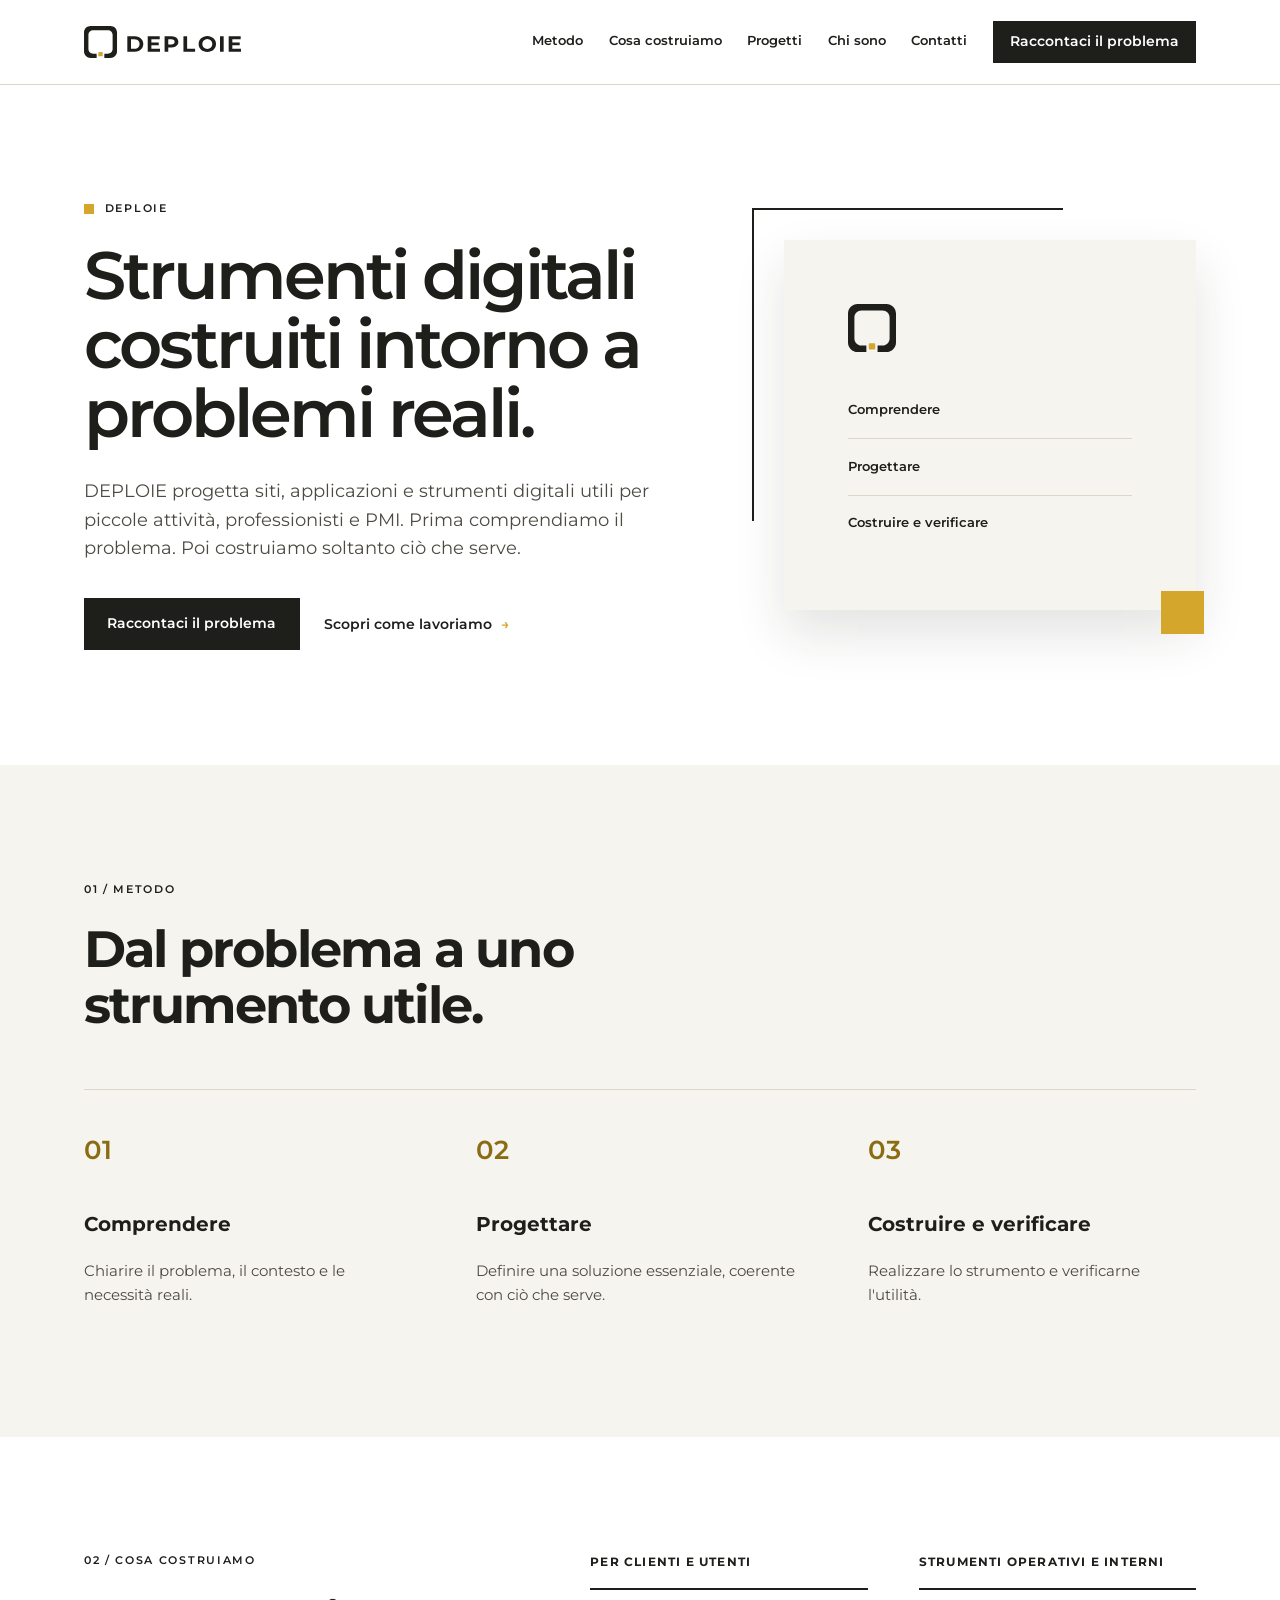
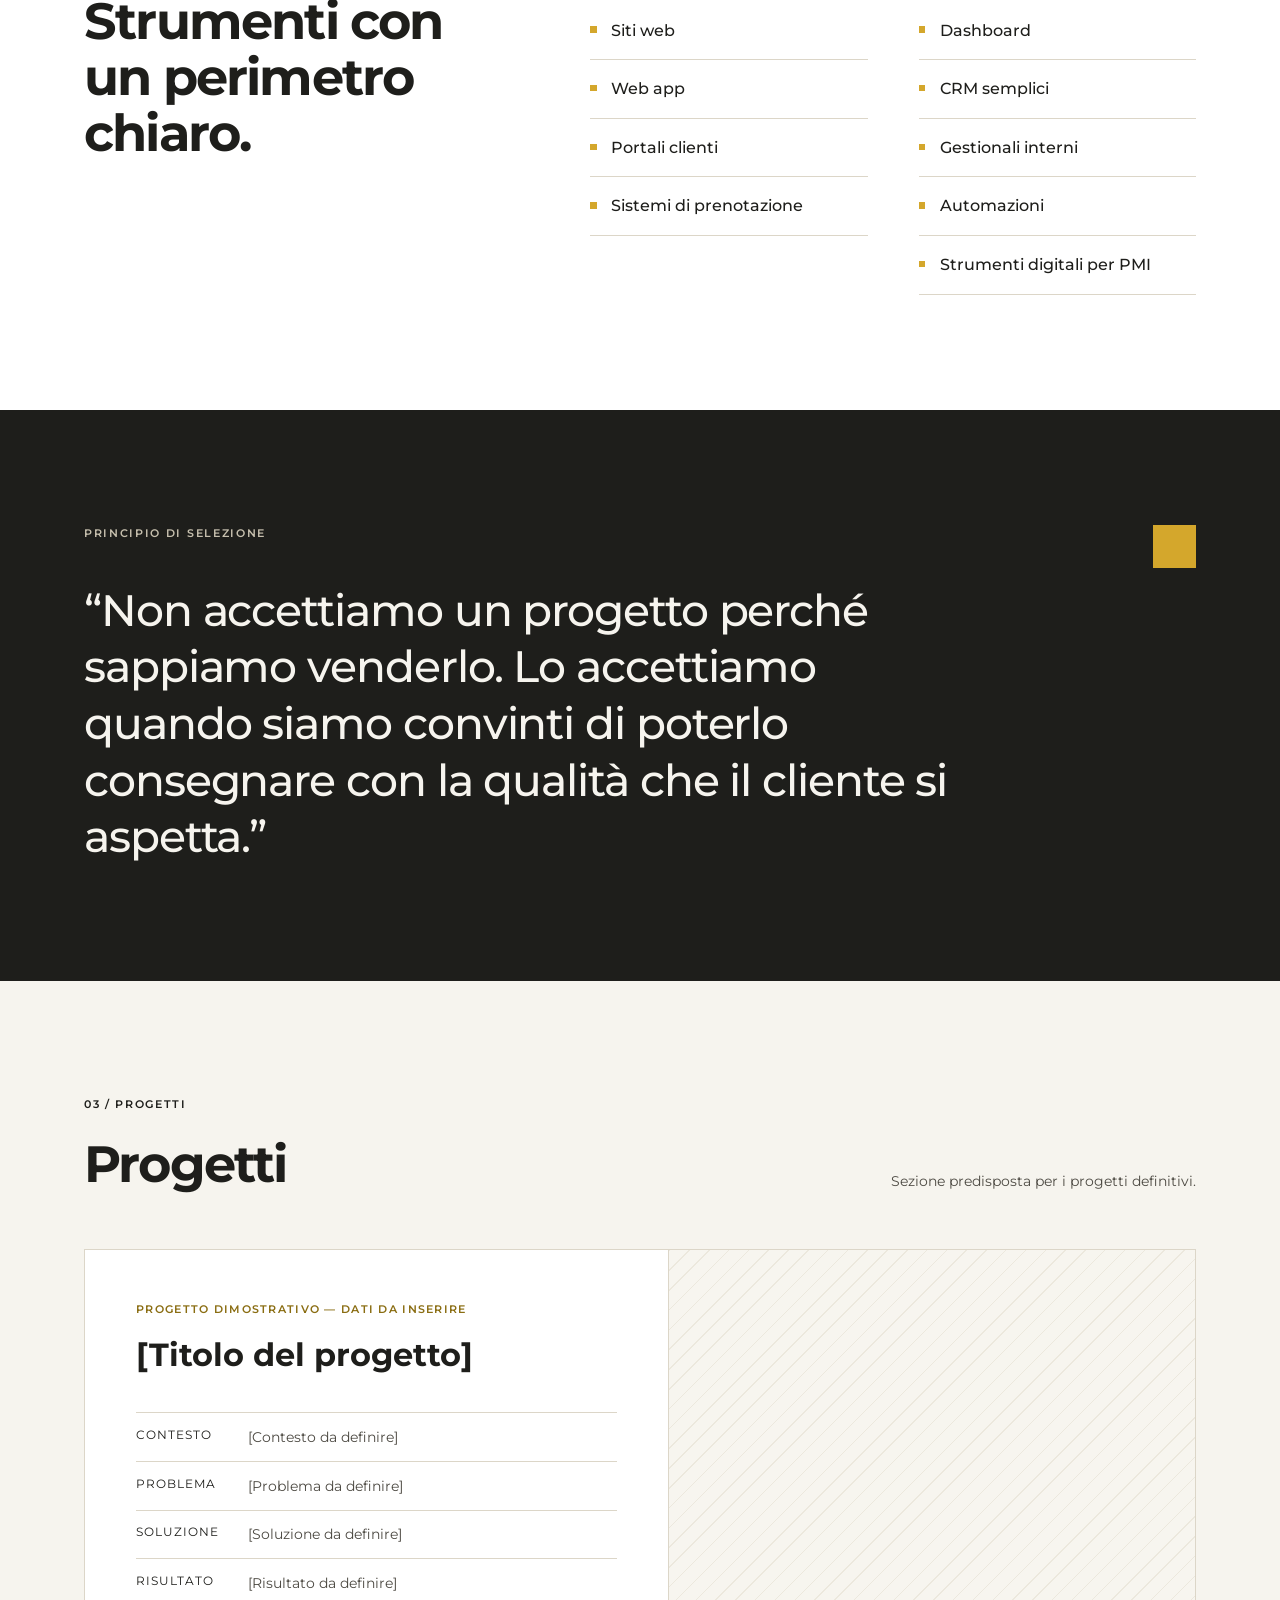
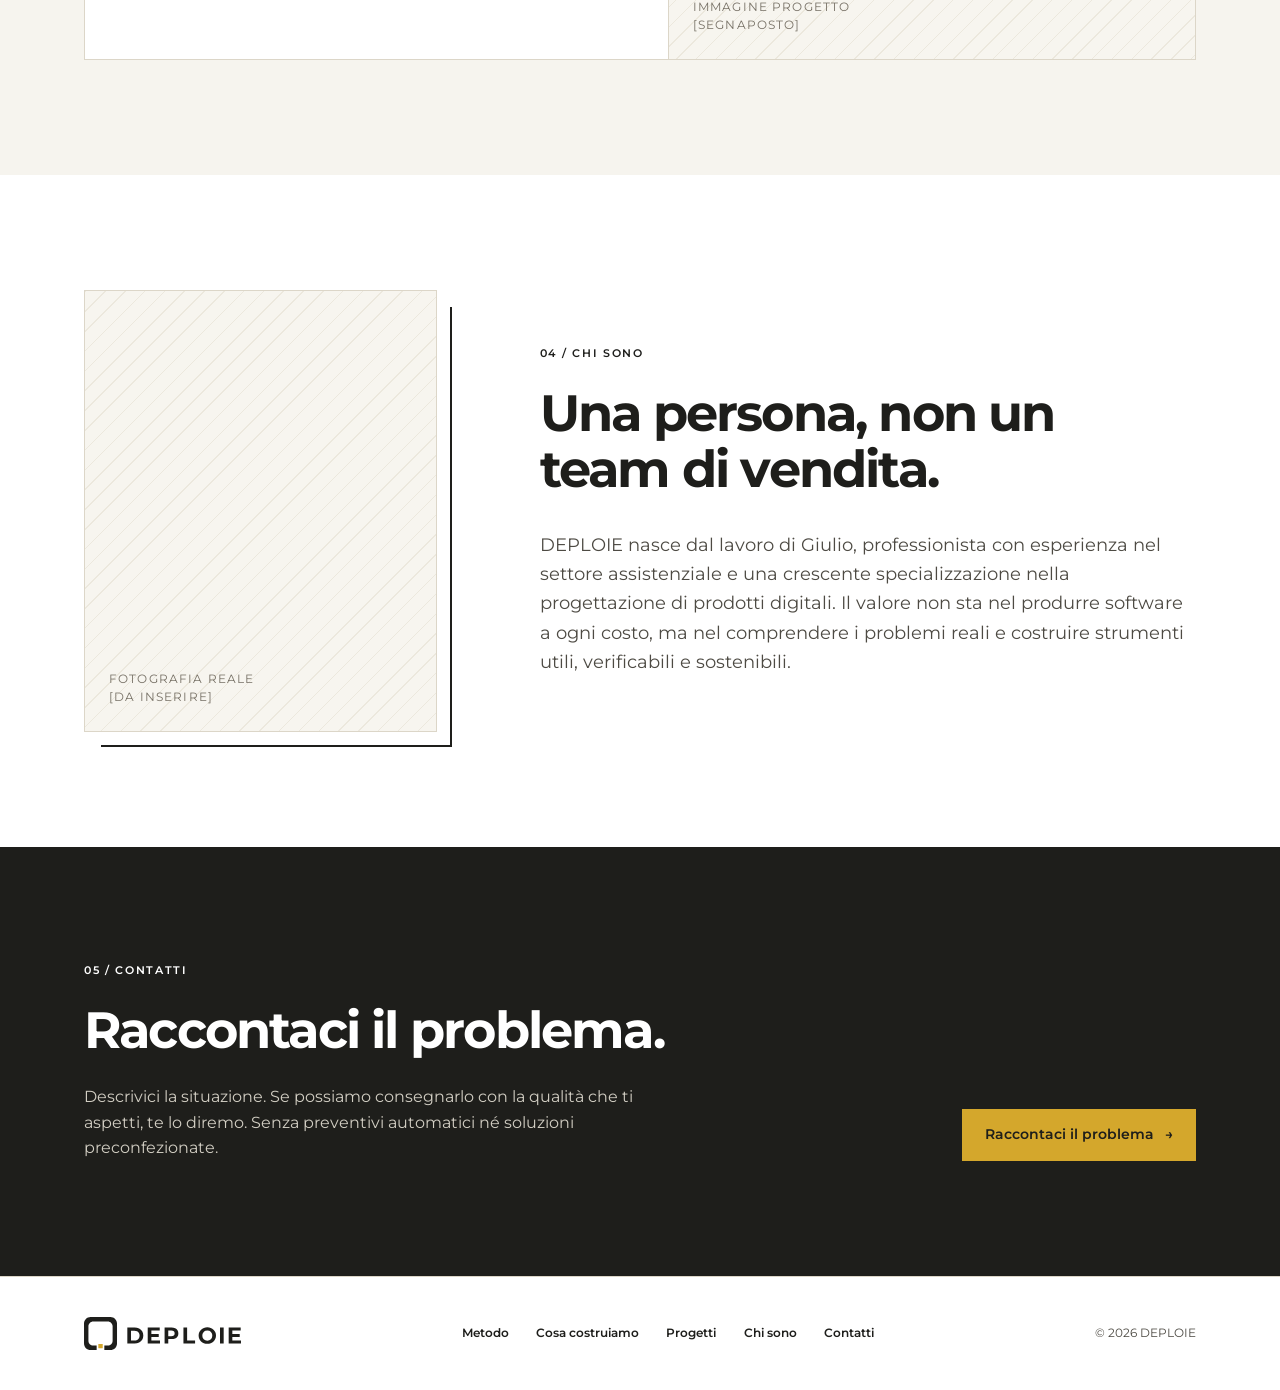
<file: index.html>
<!doctype html>
<html lang="it">
<head>
  <meta charset="utf-8">
  <meta name="viewport" content="width=device-width, initial-scale=1">
  <meta name="description" content="DEPLOIE progetta siti, applicazioni e strumenti digitali utili per piccole attività, professionisti e PMI.">
  <title>DEPLOIE — Strumenti digitali costruiti intorno a problemi reali.</title>
  <link rel="preconnect" href="https://fonts.googleapis.com">
  <link rel="preconnect" href="https://fonts.gstatic.com" crossorigin>
  <link href="https://fonts.googleapis.com/css2?family=Montserrat:wght@400;500;600;700&display=swap" rel="stylesheet">
  <link rel="stylesheet" href="styles.css">
</head>
<body>
  <a class="skip-link" href="#contenuto">Vai al contenuto</a>

  <header class="site-header">
    <div class="container header-inner">
      <a class="brand" href="#inizio" aria-label="DEPLOIE, torna all'inizio">
        <img src="assets/logo/logo-horizontal-color.svg" alt="DEPLOIE" width="178" height="42">
      </a>
      <button class="menu-toggle" type="button" aria-expanded="false" aria-controls="main-nav">
        <span class="menu-label">Menu</span><span class="menu-icon" aria-hidden="true"><i></i><i></i></span>
      </button>
      <nav class="main-nav" id="main-nav" aria-label="Navigazione principale">
        <a href="#metodo">Metodo</a><a href="#cosa-costruiamo">Cosa costruiamo</a>
        <a href="#progetti">Progetti</a><a href="#chi-sono">Chi sono</a><a href="#contatti">Contatti</a>
        <a class="button button-small" href="#contatti">Raccontaci il problema</a>
      </nav>
    </div>
  </header>

  <main id="contenuto">
    <section class="hero" id="inizio">
      <div class="container hero-grid">
        <div class="hero-copy">
          <p class="label"><span></span>DEPLOIE</p>
          <h1>Strumenti digitali costruiti intorno a problemi reali.</h1>
          <p class="lead">DEPLOIE progetta siti, applicazioni e strumenti digitali utili per piccole attività, professionisti e PMI. Prima comprendiamo il problema. Poi costruiamo soltanto ciò che serve.</p>
          <div class="actions"><a class="button" href="#contatti">Raccontaci il problema</a><a class="text-link" href="#metodo">Scopri come lavoriamo <span aria-hidden="true">→</span></a></div>
        </div>
        <div class="hero-composition" aria-hidden="true">
          <div class="open-frame"></div><div class="paper-panel"><img src="assets/logo/symbol-color.svg" alt=""><p>Comprendere</p><hr><p>Progettare</p><hr><p>Costruire e verificare</p></div><span class="gold-square"></span>
        </div>
      </div>
    </section>

    <section class="section paper" id="metodo">
      <div class="container"><p class="eyebrow">01 / Metodo</p><div class="section-heading"><h2>Dal problema a uno strumento utile.</h2></div>
        <ol class="steps">
          <li class="reveal"><span>01</span><h3>Comprendere</h3><p><!-- CONTENUTO DA VERIFICARE -->Chiarire il problema, il contesto e le necessità reali.</p></li>
          <li class="reveal"><span>02</span><h3>Progettare</h3><p><!-- CONTENUTO DA VERIFICARE -->Definire una soluzione essenziale, coerente con ciò che serve.</p></li>
          <li class="reveal"><span>03</span><h3>Costruire e verificare</h3><p><!-- CONTENUTO DA VERIFICARE -->Realizzare lo strumento e verificarne l'utilità.</p></li>
        </ol>
      </div>
    </section>

    <section class="section" id="cosa-costruiamo">
      <div class="container services-grid"><div><p class="eyebrow">02 / Cosa costruiamo</p><h2>Strumenti con un perimetro chiaro.</h2></div>
        <div class="service-groups">
          <div class="reveal"><h3>Per clienti e utenti</h3><ul><li>Siti web</li><li>Web app</li><li>Portali clienti</li><li>Sistemi di prenotazione</li></ul></div>
          <div class="reveal"><h3>Strumenti operativi e interni</h3><ul><li>Dashboard</li><li>CRM semplici</li><li>Gestionali interni</li><li>Automazioni</li><li>Strumenti digitali per PMI</li></ul></div>
        </div>
      </div>
    </section>

    <section class="principle"><div class="container"><span class="gold-square" aria-hidden="true"></span><p class="eyebrow">Principio di selezione</p><blockquote class="reveal">“Non accettiamo un progetto perché sappiamo venderlo. Lo accettiamo quando siamo convinti di poterlo consegnare con la qualità che il cliente si aspetta.”</blockquote></div></section>

    <section class="section paper" id="progetti"><div class="container"><p class="eyebrow">03 / Progetti</p><div class="section-heading"><h2>Progetti</h2><p>Sezione predisposta per i progetti definitivi.</p></div>
      <article class="project reveal"><div class="project-copy"><p class="project-status">Progetto dimostrativo — dati da inserire</p><h3>[Titolo del progetto]</h3><dl><div><dt>Contesto</dt><dd>[Contesto da definire]</dd></div><div><dt>Problema</dt><dd>[Problema da definire]</dd></div><div><dt>Soluzione</dt><dd>[Soluzione da definire]</dd></div><div><dt>Risultato</dt><dd>[Risultato da definire]</dd></div></dl></div><div class="project-placeholder" aria-label="Spazio riservato all'immagine reale del progetto"><span>Immagine progetto<br>[segnaposto]</span></div></article>
    </div></section>

    <section class="section" id="chi-sono"><div class="container about-grid"><div class="portrait-placeholder" role="img" aria-label="Spazio riservato alla fotografia reale di Giulio"><span>Fotografia reale<br>[da inserire]</span></div><div class="reveal"><p class="eyebrow">04 / Chi sono</p><h2>Una persona, non un team di vendita.</h2><p class="about-text">DEPLOIE nasce dal lavoro di Giulio, professionista con esperienza nel settore assistenziale e una crescente specializzazione nella progettazione di prodotti digitali. Il valore non sta nel produrre software a ogni costo, ma nel comprendere i problemi reali e costruire strumenti utili, verificabili e sostenibili.</p></div></div></section>

    <section class="contact" id="contatti"><div class="container contact-grid"><div><p class="eyebrow">05 / Contatti</p><h2>Raccontaci il problema.</h2><p>Descrivici la situazione. Se possiamo consegnarlo con la qualità che ti aspetti, te lo diremo. Senza preventivi automatici né soluzioni preconfezionate.</p></div><!-- TODO: configurare il destinatario del link mailto quando sarà disponibile l'email ufficiale. --><a class="button button-gold" href="mailto:?subject=Raccontaci%20il%20problema">Raccontaci il problema <span aria-hidden="true">→</span></a></div></section>
  </main>

  <footer class="site-footer"><div class="container footer-grid"><a href="#inizio"><img src="assets/logo/logo-horizontal-color.svg" alt="DEPLOIE" width="178" height="42"></a><nav aria-label="Navigazione nel footer"><a href="#metodo">Metodo</a><a href="#cosa-costruiamo">Cosa costruiamo</a><a href="#progetti">Progetti</a><a href="#chi-sono">Chi sono</a><a href="#contatti">Contatti</a></nav><p>© <span id="current-year">2026</span> DEPLOIE</p></div></footer>
  <script src="script.js"></script>
</body>
</html>
</file>
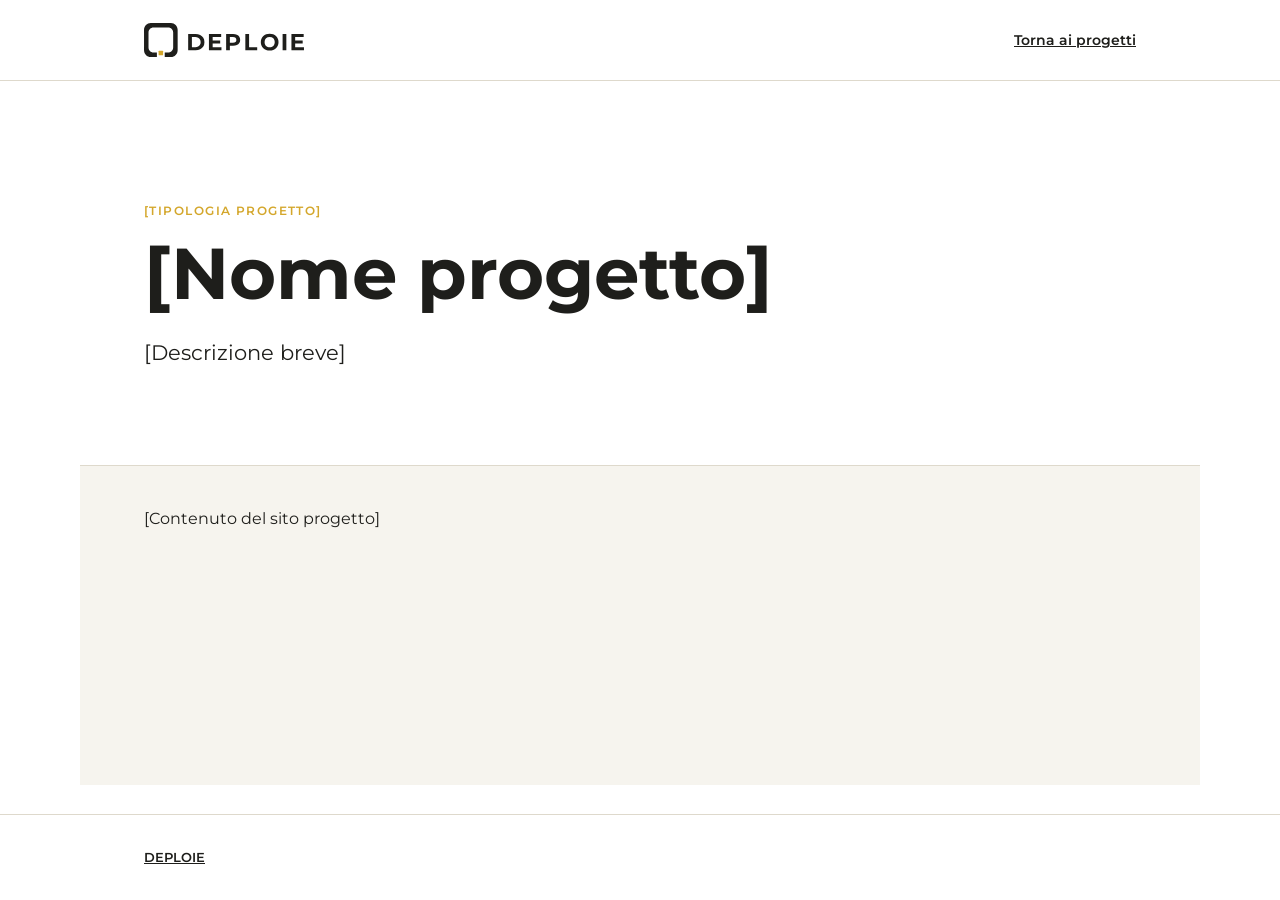
<file: site/progetti/_template/index.html>
<!DOCTYPE html>
<html lang="it">
<head>
  <meta charset="UTF-8">
  <meta name="viewport" content="width=device-width, initial-scale=1.0">
  <meta name="robots" content="noindex, nofollow">
  <title>[Nome progetto] — DEPLOIE</title>
  <link rel="icon" href="../../assets/symbol-color.svg" type="image/svg+xml">
  <link rel="preconnect" href="https://fonts.googleapis.com">
  <link rel="preconnect" href="https://fonts.gstatic.com" crossorigin>
  <link href="https://fonts.googleapis.com/css2?family=Montserrat:wght@300;400;500;600;700&display=swap" rel="stylesheet">
  <link rel="stylesheet" href="styles.css">
</head>
<body class="project-page">
  <header class="project-header">
    <div class="project-shell project-header-inner">
      <a class="project-brand" href="../../index.html" aria-label="DEPLOIE — home">
        <img src="../../assets/logo-horizontal-color.svg" alt="DEPLOIE">
      </a>
      <a class="project-back-link" href="../../index.html#progetti">Torna ai progetti</a>
    </div>
  </header>

  <main class="project-main">
    <section class="project-shell project-intro" aria-labelledby="project-title">
      <!-- Valori ammessi: Progetto reale, Progetto dimostrativo, Concept. -->
      <p class="project-type">[Tipologia progetto]</p>
      <h1 class="project-title" id="project-title">[Nome progetto]</h1>
      <p class="project-description">[Descrizione breve]</p>
    </section>

    <section class="project-shell project-experience" aria-label="Contenuto del progetto">
      <p>[Contenuto del sito progetto]</p>
    </section>
  </main>

  <footer class="project-footer">
    <div class="project-shell">
      <a href="../../index.html">DEPLOIE</a>
    </div>
  </footer>

  <!-- Tutte le pagine progetto dovranno supportare in futuro il componente condiviso di transizione DEPLOIE. -->
  <script src="script.js"></script>
</body>
</html>
</file>
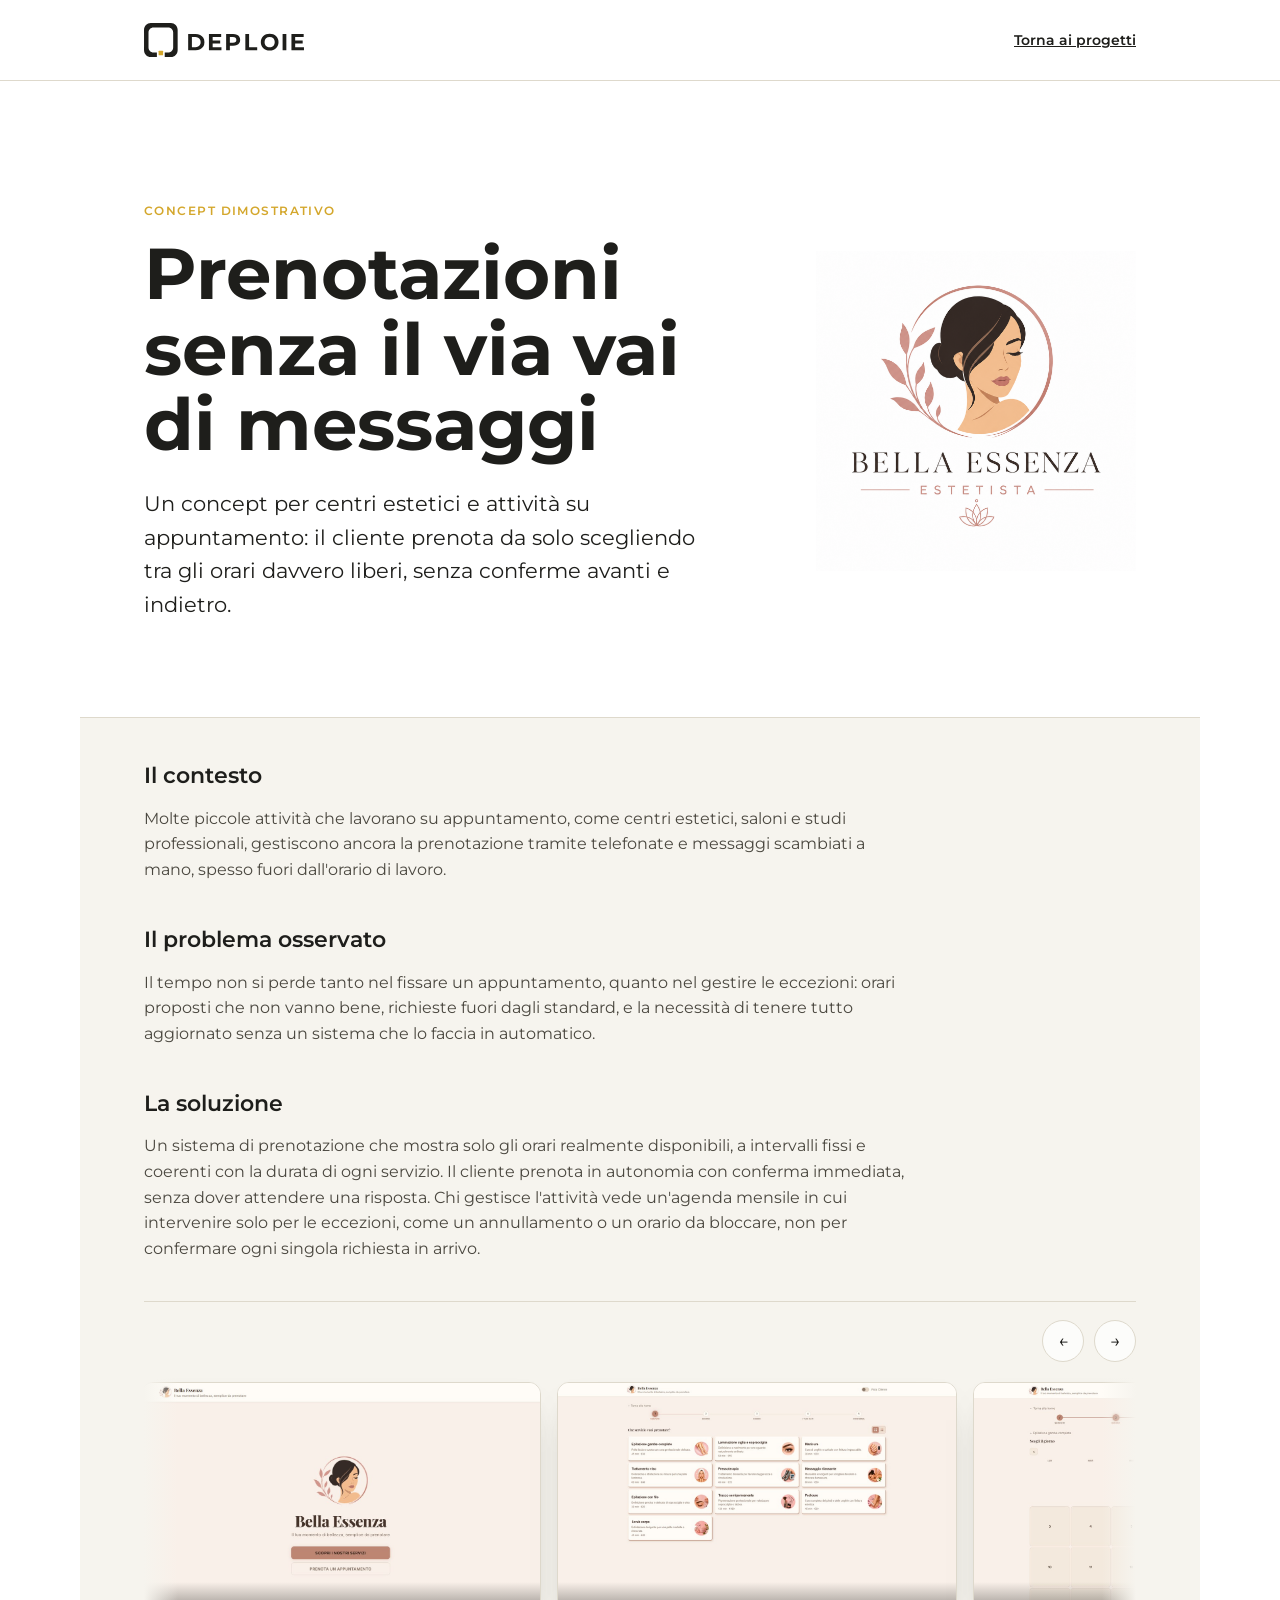
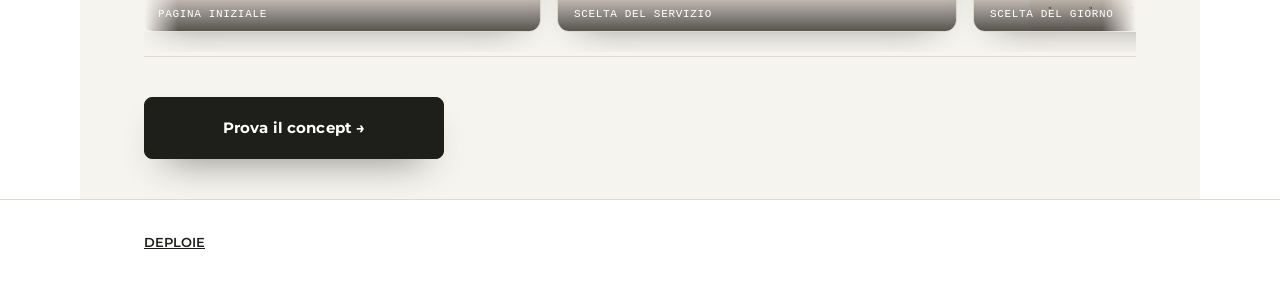
<file: site/progetti/estetista-bella-essenza/index.html>
<!DOCTYPE html>
<html lang="it">
<head>
  <meta charset="UTF-8">
  <meta name="viewport" content="width=device-width, initial-scale=1.0">
  <meta name="robots" content="noindex, nofollow">
  <title>Prenotazioni senza il via vai di messaggi — DEPLOIE</title>
  <link rel="icon" href="../../assets/symbol-color.svg" type="image/svg+xml">
  <link rel="preconnect" href="https://fonts.googleapis.com">
  <link rel="preconnect" href="https://fonts.gstatic.com" crossorigin>
  <link href="https://fonts.googleapis.com/css2?family=Montserrat:wght@300;400;500;600;700&display=swap" rel="stylesheet">
  <link rel="stylesheet" href="styles.css">
</head>
<body class="project-page">
  <header class="project-header">
    <div class="project-shell project-header-inner">
      <a class="project-brand" href="../../index.html" aria-label="DEPLOIE — home">
        <img src="../../assets/logo-horizontal-color.svg" alt="DEPLOIE">
      </a>
      <a class="project-back-link" href="../../index.html#progetti">Torna ai progetti</a>
    </div>
  </header>

  <main class="project-main">
    <section class="project-shell project-intro" aria-labelledby="project-title">
      <div class="project-intro-copy">
        <p class="project-type">Concept dimostrativo</p>
        <h1 class="project-title" id="project-title">Prenotazioni senza il via vai di messaggi</h1>
        <p class="project-description">Un concept per centri estetici e attività su appuntamento: il cliente prenota da solo scegliendo tra gli orari davvero liberi, senza conferme avanti e indietro.</p>
      </div>
      <div class="project-intro-logo">
        <img src="assets/logo-bella-essenza.png" alt="Bella Essenza Estetista" width="1254" height="1254">
      </div>
    </section>

    <section class="project-shell project-experience" aria-label="Contenuto del progetto">

      <div class="project-block">
        <h2>Il contesto</h2>
        <p>Molte piccole attività che lavorano su appuntamento, come centri estetici, saloni e studi professionali, gestiscono ancora la prenotazione tramite telefonate e messaggi scambiati a mano, spesso fuori dall'orario di lavoro.</p>
      </div>

      <div class="project-block">
        <h2>Il problema osservato</h2>
        <p>Il tempo non si perde tanto nel fissare un appuntamento, quanto nel gestire le eccezioni: orari proposti che non vanno bene, richieste fuori dagli standard, e la necessità di tenere tutto aggiornato senza un sistema che lo faccia in automatico.</p>
      </div>

      <div class="project-block">
        <h2>La soluzione</h2>
        <p>Un sistema di prenotazione che mostra solo gli orari realmente disponibili, a intervalli fissi e coerenti con la durata di ogni servizio. Il cliente prenota in autonomia con conferma immediata, senza dover attendere una risposta. Chi gestisce l'attività vede un'agenda mensile in cui intervenire solo per le eccezioni, come un annullamento o un orario da bloccare, non per confermare ogni singola richiesta in arrivo.</p>
      </div>

      <div class="flow-showcase-shell">
        <div class="flow-showcase-controls" aria-label="Controlli anteprime">
          <button type="button" class="flow-showcase-control" data-slide="-1" aria-label="Anteprima precedente">←</button>
          <button type="button" class="flow-showcase-control" data-slide="1" aria-label="Anteprima successiva">→</button>
        </div>
        <div class="flow-showcase" tabindex="0" aria-label="Anteprime del flusso di prenotazione">
        <button type="button" class="flow-showcase-item">
          <img class="flow-showcase-img" src="assets/flow/landing.jpg" alt="Pagina iniziale">
          <span class="flow-showcase-label">Pagina iniziale</span>
        </button>
        <button type="button" class="flow-showcase-item">
          <img class="flow-showcase-img" src="assets/flow/servizio.jpg" alt="Scelta del servizio">
          <span class="flow-showcase-label">Scelta del servizio</span>
        </button>
        <button type="button" class="flow-showcase-item">
          <img class="flow-showcase-img" src="assets/flow/giorno.jpg" alt="Scelta del giorno">
          <span class="flow-showcase-label">Scelta del giorno</span>
        </button>
        <button type="button" class="flow-showcase-item">
          <img class="flow-showcase-img" src="assets/flow/orario.jpg" alt="Scelta dell'orario">
          <span class="flow-showcase-label">Scelta dell'orario</span>
        </button>
        <button type="button" class="flow-showcase-item">
          <img class="flow-showcase-img" src="assets/flow/dati.jpg" alt="Dati del cliente">
          <span class="flow-showcase-label">Dati del cliente</span>
        </button>
        <button type="button" class="flow-showcase-item">
          <img class="flow-showcase-img" src="assets/flow/conferma.jpg" alt="Riepilogo prenotazione">
          <span class="flow-showcase-label">Riepilogo prenotazione</span>
        </button>
        <button type="button" class="flow-showcase-item">
          <img class="flow-showcase-img" src="assets/flow/confermata.jpg" alt="Prenotazione confermata">
          <span class="flow-showcase-label">Prenotazione confermata</span>
        </button>
        <button type="button" class="flow-showcase-item">
          <img class="flow-showcase-img" src="assets/flow/agenda.jpg" alt="Agenda lato gestione">
          <span class="flow-showcase-label">Agenda lato gestione</span>
        </button>
        </div>
      </div>

      <div class="project-block">
        <a class="btn btn-primary" href="./app/index.html">Prova il concept →</a>
      </div>

    </section>
  </main>

  <footer class="project-footer">
    <div class="project-shell">
      <a href="../../index.html">DEPLOIE</a>
    </div>
  </footer>

  <dialog class="flow-lightbox" aria-labelledby="flow-lightbox-title">
    <button type="button" class="flow-lightbox-close" aria-label="Chiudi">×</button>
    <p class="flow-lightbox-title" id="flow-lightbox-title"></p>
    <div class="flow-lightbox-content"></div>
  </dialog>

  <script src="script.js"></script>
</body>
</html>
</file>
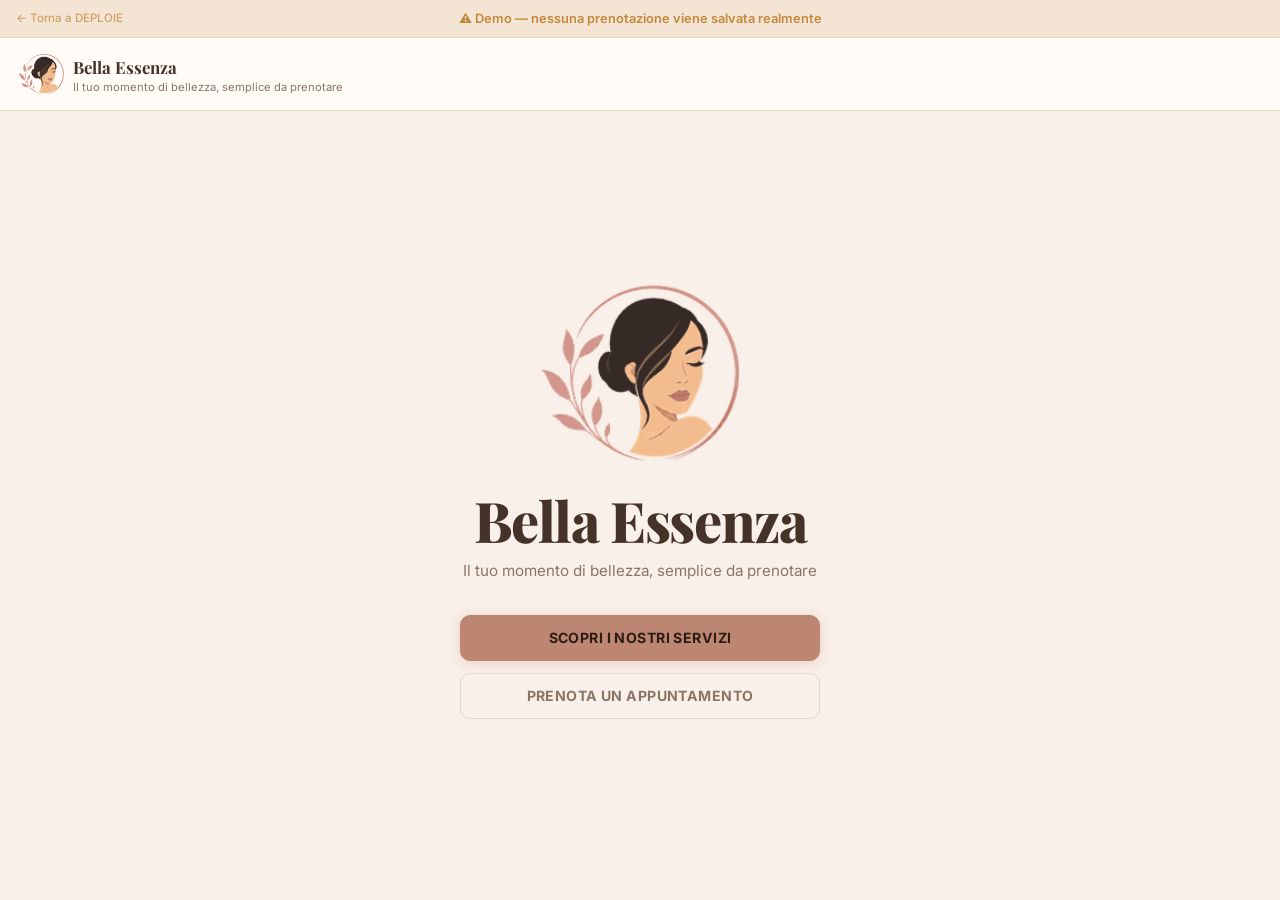
<file: site/progetti/estetista-bella-essenza/app/index.html>
<!doctype html>
<html lang="en">
  <head>
    <meta charset="UTF-8" />
    <link rel="icon" type="image/svg+xml" href="./favicon.svg" />
    <meta name="viewport" content="width=device-width, initial-scale=1.0" />
    <title>Estetista Concept — Demo</title>
    <script type="module" crossorigin src="./assets/index-yWiVLHvt.js"></script>
    <link rel="stylesheet" crossorigin href="./assets/index-CCEe8chk.css">
  </head>
  <body>
    <div id="root"></div>
  </body>
</html>
</file>
<file: styles.css>
:root{--ink:#1E1E1B;--text:#4d4a43;--gold:#D4A72C;--gold-dark:#8a6d12;--paper:#F6F4EE;--white:#fff;--line:#dcd6c8;--max:1240px;--pad:clamp(1.25rem,5vw,4rem);--ease:cubic-bezier(.2,.7,.2,1)}
*,*::before,*::after{box-sizing:border-box}html{scroll-behavior:smooth;scroll-padding-top:5.5rem}body{margin:0;color:var(--ink);background:var(--white);font-family:Montserrat,Arial,sans-serif;line-height:1.6;overflow-wrap:break-word}body.menu-open{overflow:hidden}img{display:block;max-width:100%;height:auto}a{color:inherit;text-decoration:none}button{font:inherit}.container{width:min(100%,var(--max));margin-inline:auto;padding-inline:var(--pad)}.skip-link{position:fixed;top:.75rem;left:.75rem;z-index:999;transform:translateY(-200%);padding:.7rem 1rem;background:var(--ink);color:#fff}.skip-link:focus{transform:none}a:focus-visible,button:focus-visible{outline:3px solid var(--gold);outline-offset:4px}
.site-header{position:sticky;top:0;z-index:100;background:rgba(255,255,255,.96);border-bottom:1px solid var(--line)}.header-inner{min-height:5.25rem;display:flex;align-items:center;justify-content:space-between;gap:2rem}.brand img,.site-footer img{width:9.8rem}.main-nav{display:flex;align-items:center;gap:clamp(1rem,2vw,2rem);font-size:.79rem;font-weight:600}.main-nav>a:not(.button){padding:.5rem 0;border-bottom:1px solid transparent}.main-nav>a:not(.button):hover{border-color:var(--gold)}.menu-toggle{display:none;border:0;background:transparent;color:var(--ink)}.menu-icon{width:1.6rem;display:grid;gap:.4rem}.menu-icon i{height:2px;background:currentColor;transition:transform .2s var(--ease)}
.button{display:inline-flex;align-items:center;justify-content:center;gap:.65rem;min-height:3.25rem;padding:.75rem 1.4rem;border:1px solid var(--ink);background:var(--ink);color:#fff;font-weight:600;font-size:.85rem;transition:background .18s,color .18s,transform .18s}.button:hover{background:transparent;color:var(--ink)}.button:active{transform:translateY(2px)}.button-small{min-height:2.55rem;padding:.55rem 1rem}.text-link{display:inline-flex;gap:.55rem;align-items:center;font-size:.87rem;font-weight:600}.text-link span,.button span{color:var(--gold);transition:transform .18s}.text-link:hover span,.button:hover span{transform:translateX(.3rem)}
.hero{padding:clamp(4.5rem,9vw,8rem) 0}.hero-grid{display:grid;grid-template-columns:minmax(0,1.12fr) minmax(19rem,.88fr);gap:clamp(3rem,8vw,7rem);align-items:center}.label,.eyebrow{margin:0 0 1.4rem;text-transform:uppercase;letter-spacing:.15em;font-size:.7rem;font-weight:600}.label{display:flex;align-items:center;gap:.65rem}.label span{width:.65rem;height:.65rem;background:var(--gold)}h1,h2,h3,p{margin-top:0}h1{max-width:14ch;margin-bottom:1.8rem;font-size:clamp(2.5rem,5.2vw,4.7rem);line-height:1.04;letter-spacing:-.045em;font-weight:600}.lead{max-width:54ch;margin-bottom:2.2rem;color:var(--text);font-size:clamp(1rem,1.4vw,1.16rem)}.actions{display:flex;align-items:center;gap:1.5rem;flex-wrap:wrap}.hero-composition{position:relative;padding:2rem 0 2rem 2rem}.open-frame{position:absolute;inset:0 30% 28% 0;border-top:2px solid var(--ink);border-left:2px solid var(--ink)}.paper-panel{position:relative;padding:clamp(2rem,5vw,4rem);background:var(--paper);box-shadow:0 1.5rem 3rem rgba(30,30,25,.12)}.paper-panel img{width:3rem;margin-bottom:3rem}.paper-panel p{font-size:.8rem;font-weight:600}.paper-panel hr{border:0;border-top:1px solid var(--line);margin:1.1rem 0}.gold-square{display:block;width:2.7rem;height:2.7rem;background:var(--gold)}.hero-composition>.gold-square{position:absolute;right:-.5rem;bottom:.5rem}
.section{padding:clamp(5rem,9vw,8.5rem) 0}.paper{background:var(--paper)}.section-heading{display:flex;align-items:end;justify-content:space-between;gap:2rem;margin-bottom:3.5rem}.section h2,.contact h2{max-width:18ch;margin-bottom:0;font-size:clamp(2rem,4vw,3.4rem);line-height:1.1;letter-spacing:-.035em}.verify-note,.section-heading>p{max-width:31rem;margin:0;color:var(--text);font-size:.85rem}.steps{list-style:none;margin:0;padding:2.5rem 0 0;border-top:1px solid var(--line);display:grid;grid-template-columns:repeat(3,1fr);gap:clamp(2rem,5vw,5rem)}.steps>li>span{display:block;margin-bottom:2.3rem;color:var(--gold-dark);font-size:1.6rem;font-weight:600}.steps h3{font-size:1.25rem}.steps p{color:var(--text);font-size:.92rem}
.services-grid{display:grid;grid-template-columns:.8fr 1.2fr;gap:clamp(3rem,8vw,8rem)}.service-groups{display:grid;grid-template-columns:1fr 1fr;gap:clamp(2rem,4vw,4rem)}.service-groups h3{padding-bottom:1rem;border-bottom:2px solid var(--ink);font-size:.75rem;text-transform:uppercase;letter-spacing:.1em}.service-groups ul{list-style:none;margin:0;padding:0}.service-groups li{position:relative;padding:1rem 0 1rem 1.3rem;border-bottom:1px solid var(--line);font-weight:500}.service-groups li::before{content:"";position:absolute;left:0;top:1.55rem;width:.4rem;height:.4rem;background:var(--gold)}
.principle{position:relative;overflow:hidden;padding:clamp(5rem,9vw,8rem) 0;background:var(--ink);color:var(--paper)}.principle .container{position:relative}.principle .gold-square{position:absolute;right:var(--pad);top:0}.principle .eyebrow{color:#c7c0ae}.principle blockquote{max-width:30ch;margin:2.5rem 0 0;font-size:clamp(1.7rem,3.4vw,2.8rem);font-weight:500;line-height:1.3;letter-spacing:-.025em}
.project{display:grid;grid-template-columns:1.05fr .95fr;border:1px solid var(--line);background:#fff}.project-copy{padding:clamp(1.5rem,4vw,3.5rem)}.project-status{color:var(--gold-dark);text-transform:uppercase;letter-spacing:.12em;font-size:.67rem;font-weight:600}.project h3{font-size:clamp(1.5rem,2.5vw,2rem)}.project dl{margin:2rem 0 0}.project dl div{display:grid;grid-template-columns:6rem 1fr;gap:1rem;padding:.8rem 0;border-top:1px solid var(--line)}.project dt{font-size:.72rem;text-transform:uppercase;letter-spacing:.08em}.project dd{margin:0;color:var(--text);font-size:.87rem}.project-placeholder,.portrait-placeholder{display:grid;place-items:end start;padding:1.5rem;background:repeating-linear-gradient(135deg,#ece8dd 0,#ece8dd 1px,#f7f5ef 1px,#f7f5ef 14px);color:#777166;font-size:.72rem;text-transform:uppercase;letter-spacing:.1em}.project-placeholder{min-height:25rem;border-left:1px solid var(--line)}
.about-grid{display:grid;grid-template-columns:minmax(16rem,.7fr) 1.3fr;gap:clamp(3rem,8vw,8rem);align-items:center}.portrait-placeholder{position:relative;aspect-ratio:4/5;border:1px solid var(--line)}.portrait-placeholder::after{content:"";position:absolute;inset:1rem -1rem -1rem 1rem;border-right:2px solid var(--ink);border-bottom:2px solid var(--ink);z-index:-1}.about-text{max-width:57ch;margin:2rem 0 0;color:var(--text);font-size:clamp(1rem,1.5vw,1.15rem)}
.contact{padding:clamp(5rem,9vw,8rem) 0;background:var(--ink);color:#fff}.contact-grid{display:grid;grid-template-columns:1fr auto;gap:3rem;align-items:end}.contact p:not(.eyebrow){max-width:55ch;margin:1.6rem 0 0;color:#d2cec3}.button-gold{border-color:var(--gold);background:var(--gold);color:var(--ink)}.button-gold span{color:var(--ink)}.button-gold:hover{background:transparent;color:#fff}.button-gold:hover span{color:var(--gold)}
.site-footer{padding:2.5rem 0;border-top:1px solid var(--line)}.footer-grid{display:grid;grid-template-columns:auto 1fr auto;align-items:center;gap:3rem}.footer-grid nav{display:flex;justify-content:center;gap:1.7rem;flex-wrap:wrap;font-size:.73rem;font-weight:600}.footer-grid p{margin:0;color:var(--text);font-size:.72rem}.reveal{opacity:0;transform:translateY(1rem);transition:opacity .55s var(--ease),transform .55s var(--ease)}.reveal.is-visible{opacity:1;transform:none}
@media(max-width:960px){.menu-toggle{display:flex;align-items:center;gap:.8rem;padding:.7rem}.main-nav{position:fixed;inset:5.25rem 0 auto;display:flex;flex-direction:column;align-items:stretch;gap:0;padding:1rem var(--pad) 2rem;background:#fff;border-bottom:1px solid var(--line);transform:translateY(-130%);visibility:hidden;transition:transform .25s var(--ease),visibility .25s}.main-nav.is-open{transform:none;visibility:visible}.main-nav>a:not(.button){padding:1rem 0;border-bottom:1px solid var(--line)}.menu-toggle[aria-expanded="true"] .menu-icon i:first-child{transform:translateY(4px) rotate(45deg)}.menu-toggle[aria-expanded="true"] .menu-icon i:last-child{transform:translateY(-4px) rotate(-45deg)}.hero-grid{grid-template-columns:1fr}.hero-composition{width:min(100%,32rem)}.services-grid{grid-template-columns:1fr}.project-placeholder{min-height:18rem}.footer-grid{grid-template-columns:1fr}.footer-grid nav{justify-content:flex-start}.contact-grid{grid-template-columns:1fr;align-items:start}.contact-grid .button{justify-self:start}}
@media(max-width:700px){.section-heading{display:block}.section-heading>p{margin-top:1.25rem}.steps,.service-groups,.project,.about-grid{grid-template-columns:1fr}.steps{gap:2.5rem}.steps>li>span{margin-bottom:1rem}.project-placeholder{border-left:0;border-top:1px solid var(--line)}.about-grid{gap:4rem}.portrait-placeholder{width:min(90%,22rem)}.actions{align-items:flex-start;flex-direction:column}.contact-grid .button{width:100%}.footer-grid nav{display:grid;grid-template-columns:1fr 1fr}}
@media(max-width:390px){:root{--pad:1.1rem}.menu-label{position:absolute;width:1px;height:1px;overflow:hidden;clip:rect(0 0 0 0)}.hero{padding-top:3.5rem}.hero-composition{padding-left:1rem}.paper-panel{padding:2rem}.project dl div{grid-template-columns:1fr;gap:.25rem}.footer-grid nav{grid-template-columns:1fr}}
@media(prefers-reduced-motion:reduce){html{scroll-behavior:auto}*,*::before,*::after{scroll-behavior:auto!important;transition-duration:.01ms!important;animation-duration:.01ms!important;animation-iteration-count:1!important}.reveal{opacity:1;transform:none}}
</file>
<file: site/progetti/_template/styles.css>
:root {
  --ink: #1E1E1B;
  --gold: #D4A72C;
  --paper: #F6F4EE;
  --white: #ffffff;
  --line: #ded9cc;
  --content-width: 1120px;
  --page-padding: clamp(20px, 5vw, 64px);
}

*,
*::before,
*::after {
  box-sizing: border-box;
}

html {
  font-family: Montserrat, Arial, sans-serif;
  color: var(--ink);
  background: var(--white);
}

body,
h1,
p {
  margin: 0;
}

body {
  min-height: 100vh;
  line-height: 1.6;
}

img {
  display: block;
  max-width: 100%;
  height: auto;
}

a {
  color: inherit;
}

a:focus-visible {
  outline: 3px solid var(--gold);
  outline-offset: 4px;
}

.project-page {
  display: flex;
  flex-direction: column;
}

.project-shell {
  width: min(100%, var(--content-width));
  margin-inline: auto;
  padding-inline: var(--page-padding);
}

.project-header {
  border-bottom: 1px solid var(--line);
}

.project-header-inner {
  min-height: 80px;
  display: flex;
  align-items: center;
  justify-content: space-between;
  gap: 24px;
}

.project-brand img {
  width: 160px;
}

.project-back-link {
  font-size: 14px;
  font-weight: 600;
}

.project-main {
  flex: 1;
}

.project-intro {
  padding-top: clamp(64px, 10vw, 120px);
  padding-bottom: clamp(48px, 8vw, 96px);
}

.project-type {
  margin-bottom: 16px;
  font-size: 12px;
  font-weight: 600;
  letter-spacing: .12em;
  text-transform: uppercase;
  color: var(--gold);
}

.project-title {
  max-width: 18ch;
  font-size: clamp(36px, 7vw, 72px);
  line-height: 1.05;
}

.project-description {
  max-width: 680px;
  margin-top: 24px;
  font-size: clamp(17px, 2vw, 21px);
}

.project-experience {
  min-height: 320px;
  padding-top: 40px;
  padding-bottom: 40px;
  border-top: 1px solid var(--line);
  background: var(--paper);
}

.project-footer {
  padding-block: 32px;
  border-top: 1px solid var(--line);
  font-size: 13px;
  font-weight: 600;
}

@media (max-width: 640px) {
  .project-header-inner {
    min-height: 72px;
  }

  .project-brand img {
    width: 140px;
  }

  .project-back-link {
    font-size: 12px;
  }
}
</file>
<file: site/progetti/estetista-bella-essenza/styles.css>
:root {
  --ink: #1E1E1B;
  --gold: #D4A72C;
  --paper: #F6F4EE;
  --white: #ffffff;
  --line: #ded9cc;
  --content-width: 1120px;
  --page-padding: clamp(20px, 5vw, 64px);
}

*,
*::before,
*::after {
  box-sizing: border-box;
}

html {
  font-family: Montserrat, Arial, sans-serif;
  color: var(--ink);
  background: var(--white);
}

body,
h1,
p {
  margin: 0;
}

body {
  min-height: 100vh;
  line-height: 1.6;
}

img {
  display: block;
  max-width: 100%;
  height: auto;
}

a {
  color: inherit;
}

a:focus-visible {
  outline: 3px solid var(--gold);
  outline-offset: 4px;
}

.project-page {
  display: flex;
  flex-direction: column;
}

.project-shell {
  width: min(100%, var(--content-width));
  margin-inline: auto;
  padding-inline: var(--page-padding);
}

.project-header {
  border-bottom: 1px solid var(--line);
}

.project-header-inner {
  min-height: 80px;
  display: flex;
  align-items: center;
  justify-content: space-between;
  gap: 24px;
}

.project-brand img {
  width: 160px;
}

.project-back-link {
  font-size: 14px;
  font-weight: 600;
}

.project-main {
  flex: 1;
}

.project-intro {
  display: grid;
  grid-template-columns: minmax(0, 1fr) clamp(240px, 27vw, 320px);
  align-items: center;
  gap: clamp(40px, 7vw, 96px);
  padding-top: clamp(64px, 10vw, 120px);
  padding-bottom: clamp(48px, 8vw, 96px);
}

.project-intro-copy { min-width: 0; }
.project-intro-logo { width: 100%; justify-self: end; }
.project-intro-logo img { width: 100%; height: auto; }

.project-type {
  margin-bottom: 16px;
  font-size: 12px;
  font-weight: 600;
  letter-spacing: .12em;
  text-transform: uppercase;
  color: var(--gold);
}

.project-title {
  max-width: 18ch;
  font-size: clamp(36px, 7vw, 72px);
  line-height: 1.05;
}

.project-description {
  max-width: 680px;
  margin-top: 24px;
  font-size: clamp(17px, 2vw, 21px);
}

.project-experience {
  min-height: 320px;
  padding-top: 40px;
  padding-bottom: 40px;
  border-top: 1px solid var(--line);
  background: var(--paper);
  display: flex;
  flex-direction: column;
  gap: 40px;
}

.project-block {
  max-width: 760px;
}

.project-block h2 {
  margin: 0 0 12px;
  font-size: 22px;
  font-weight: 600;
  color: var(--ink);
}

.project-block p {
  font-size: 16px;
  color: #4a473f;
}

.btn-primary {
  position: relative;
  display: inline-flex;
  align-items: center;
  justify-content: center;
  min-width: min(100%, 300px);
  min-height: 60px;
  padding: 18px 42px;
  overflow: hidden;
  border: 1px solid var(--ink);
  border-radius: 8px;
  background: var(--ink);
  color: var(--white);
  box-shadow: 0 18px 38px -22px rgba(30,30,27,.85);
  font-size: 15px;
  font-weight: 700;
  letter-spacing: .01em;
  text-decoration: none;
  text-align: center;
  transition: border-color 250ms ease, box-shadow 350ms cubic-bezier(.19,1,.22,1), transform 350ms cubic-bezier(.19,1,.22,1);
}
.btn-primary::before {
  content: '';
  position: absolute;
  inset: 0;
  background: linear-gradient(110deg, transparent 20%, rgba(212,167,44,.3) 50%, transparent 80%);
  transform: translateX(-120%);
  transition: transform 650ms cubic-bezier(.19,1,.22,1);
}
.btn-primary:hover {
  border-color: var(--gold);
  box-shadow: 0 24px 46px -22px rgba(30,30,27,.95);
  transform: translateY(-3px);
}
.btn-primary:hover::before { transform: translateX(120%); }
.btn-primary:focus-visible { outline: 3px solid var(--gold); outline-offset: 4px; }

.project-shot {
  width: 100%;
  min-height: 280px;
  display: flex;
  align-items: center;
  justify-content: center;
  border: 1px dashed var(--line);
  border-radius: 8px;
  background: var(--white);
  color: #9a9587;
  font-size: 13px;
  letter-spacing: .04em;
  text-transform: uppercase;
}

.flow-showcase-shell {
  position: relative;
  width: 100%;
  padding-block: 18px 4px;
  border-top: 1px solid var(--line);
  border-bottom: 1px solid var(--line);
}
.flow-showcase-shell::before,
.flow-showcase-shell::after {
  content: '';
  position: absolute;
  z-index: 2;
  top: 76px;
  bottom: 24px;
  width: 34px;
  pointer-events: none;
}
.flow-showcase-shell::before { left: 0; background: linear-gradient(to right, var(--paper), transparent); }
.flow-showcase-shell::after { right: 0; background: linear-gradient(to left, var(--paper), transparent); }
.flow-showcase-controls {
  display: flex;
  justify-content: flex-end;
  gap: 10px;
  margin-bottom: 16px;
}
.flow-showcase-control {
  display: grid;
  place-items: center;
  width: 42px;
  height: 42px;
  padding: 0;
  border: 1px solid var(--line);
  border-radius: 50%;
  color: var(--ink);
  background: rgba(255,255,255,.72);
  font: inherit;
  font-size: 18px;
  cursor: pointer;
  transition: color 220ms ease, background-color 220ms ease, border-color 220ms ease, transform 300ms cubic-bezier(.19,1,.22,1);
}
.flow-showcase-control:hover { color: var(--white); background: var(--ink); border-color: var(--ink); transform: translateY(-2px); }
.flow-showcase-control:focus-visible { outline: 3px solid var(--gold); outline-offset: 3px; }
.flow-showcase {
  display: grid;
  grid-auto-flow: column;
  grid-auto-columns: clamp(270px, 34vw, 400px);
  gap: 16px;
  width: 100%;
  padding: 4px 4px 20px;
  overflow-x: auto;
  overscroll-behavior-inline: contain;
  scroll-behavior: auto;
  scroll-snap-type: none;
  scrollbar-color: var(--gold) var(--line);
  scrollbar-width: thin;
}
.flow-showcase:focus-visible { outline: 1px solid var(--gold); outline-offset: 4px; }
.flow-showcase-item {
  position: relative;
  display: block;
  width: 100%;
  aspect-ratio: 16 / 10;
  padding: 0;
  overflow: hidden;
  border-radius: 12px;
  border: 1px solid var(--line);
  color: inherit;
  background: var(--white);
  font: inherit;
  text-align: left;
  text-decoration: none;
  cursor: zoom-in;
  scroll-snap-align: start;
  box-shadow: 0 14px 34px -24px rgba(30,30,27,.65);
  transform: translateY(0);
  transition: border-color 300ms ease, box-shadow 450ms cubic-bezier(.19,1,.22,1), transform 450ms cubic-bezier(.19,1,.22,1);
}
.flow-showcase-item::after {
  content: '';
  position: absolute;
  z-index: 2;
  top: 0;
  left: 18px;
  width: 0;
  height: 2px;
  background: var(--gold);
  transition: width 500ms cubic-bezier(.19,1,.22,1);
}
.flow-showcase-item:hover,
.flow-showcase-item:focus-visible { border-color: rgba(212,167,44,.7); box-shadow: 0 22px 48px -25px rgba(30,30,27,.72); transform: translateY(-5px); }
.flow-showcase-item:hover::after,
.flow-showcase-item:focus-visible::after { width: 54px; }
.flow-showcase-item:focus-visible { outline: 3px solid var(--gold); outline-offset: 4px; }
.flow-showcase-img {
  position: absolute;
  inset: 0;
  width: 100%;
  height: 100%;
  object-fit: cover;
  object-position: top;
  transition: transform 600ms cubic-bezier(.19,1,.22,1), filter 600ms cubic-bezier(.19,1,.22,1);
}
.flow-showcase-item:hover .flow-showcase-img,
.flow-showcase-item:focus-visible .flow-showcase-img { transform: scale(1.025); filter: brightness(.8); }
.flow-showcase-label {
  position: absolute;
  left: 0; right: 0; bottom: 0;
  padding: 24px 16px 12px;
  color: var(--white);
  font-family: ui-monospace, monospace;
  font-size: 11px;
  letter-spacing: .06em;
  text-transform: uppercase;
  background: linear-gradient(to top, rgba(30,30,27,.8), transparent);
  transform: translateY(4px);
  transition: transform 450ms cubic-bezier(.19,1,.22,1);
}
.flow-showcase-item:hover .flow-showcase-label,
.flow-showcase-item:focus-visible .flow-showcase-label { transform: translateY(0); }

.flow-lightbox {
  width: min(1600px, 96vw);
  height: 94vh;
  max-height: 94vh;
  margin: auto;
  padding: clamp(88px, 11vh, 112px) clamp(16px, 3vw, 48px) 64px;
  overflow: auto;
  border: 0;
  border-radius: 0;
  color: var(--paper);
  background:
    radial-gradient(circle at 50% 15%, rgba(212,167,44,.07), transparent 34%),
    rgba(30,30,27,.08);
  opacity: 0;
  transition: opacity 250ms cubic-bezier(.19,1,.22,1);
  scrollbar-color: rgba(212,167,44,.65) transparent;
  scrollbar-width: thin;
}
.flow-lightbox.is-visible { opacity: 1; }
.flow-lightbox::backdrop {
  background: rgba(30,30,27,.85);
  -webkit-backdrop-filter: blur(6px);
  backdrop-filter: blur(6px);
}
.flow-lightbox-close {
  position: fixed;
  z-index: 2;
  top: clamp(18px, 3vw, 32px);
  right: clamp(18px, 3vw, 32px);
  width: 52px;
  height: 52px;
  padding: 0;
  border: 1px solid rgba(212,167,44,.65);
  border-radius: 50%;
  color: var(--ink);
  background: rgba(246,244,238,.92);
  font: inherit;
  font-size: 30px;
  line-height: 1;
  cursor: pointer;
  opacity: 0;
  transform: rotate(-35deg) scale(.82);
  transition: opacity 380ms cubic-bezier(.19,1,.22,1), transform 480ms cubic-bezier(.19,1,.22,1), background-color 220ms ease;
}
.flow-lightbox.is-visible .flow-lightbox-close { opacity: 1; transform: rotate(0) scale(1); }
.flow-lightbox-close:hover { background: var(--white); transform: rotate(8deg) scale(1.06); }
.flow-lightbox-close:focus-visible { outline: 3px solid var(--gold); outline-offset: 3px; }
.flow-lightbox-content {
  display: grid;
  grid-template-columns: minmax(0, 1fr);
  align-items: start;
  gap: clamp(72px, 12vh, 128px);
}
.flow-lightbox-title {
  position: fixed;
  z-index: 2;
  top: clamp(22px, 3vw, 36px);
  left: clamp(18px, 3vw, 40px);
  max-width: calc(100vw - 130px);
  margin: 0;
  padding: 4px 0 4px 28px;
  border: 0;
  border-radius: 0;
  color: var(--paper);
  background: transparent;
  font-family: ui-monospace, monospace;
  font-size: 11px;
  font-weight: 500;
  line-height: 1.35;
  letter-spacing: .08em;
  text-transform: uppercase;
  opacity: 0;
  transform: translateX(-24px);
  transition: opacity 360ms cubic-bezier(.19,1,.22,1), transform 520ms cubic-bezier(.19,1,.22,1);
}
.flow-lightbox-title::before {
  content: '';
  position: absolute;
  top: 50%;
  left: 0;
  width: 18px;
  height: 1px;
  background: var(--gold);
}
.flow-lightbox.is-visible .flow-lightbox-title { opacity: 1; transform: translateX(0); }
.flow-lightbox-figure {
  width: min(1400px, 100%);
  margin: 0 auto;
  opacity: 0;
  transform: translate3d(0, 34px, 0) scale(.95);
  transition: opacity 520ms cubic-bezier(.19,1,.22,1), transform 720ms cubic-bezier(.19,1,.22,1);
}
.flow-lightbox.is-visible .flow-lightbox-figure { opacity: 1; transform: translate3d(0, 0, 0) scale(1); }
.flow-lightbox-img {
  display: block;
  width: 100%;
  height: auto;
  max-height: 76vh;
  object-fit: contain;
  object-position: top;
  border: 1px solid rgba(212,167,44,.28);
  border-radius: 6px;
  background: var(--paper);
  box-shadow: 0 28px 70px rgba(0,0,0,.26);
  transition: transform 500ms cubic-bezier(.19,1,.22,1), box-shadow 500ms cubic-bezier(.19,1,.22,1);
}
.flow-lightbox-figure:hover .flow-lightbox-img { transform: translateY(-6px) scale(1.008); box-shadow: 0 38px 90px rgba(0,0,0,.34); }
.project-footer {
  padding-block: 32px;
  border-top: 1px solid var(--line);
  font-size: 13px;
  font-weight: 600;
}

@media (max-width: 640px) {
  .project-intro {
    grid-template-columns: 1fr;
    gap: 36px;
  }

  .project-intro-logo {
    width: min(64vw, 240px);
    justify-self: start;
  }

  .flow-showcase {
    grid-auto-columns: min(78vw, 320px);
    gap: 14px;
  }

  .flow-showcase-controls { margin-bottom: 12px; }
  .flow-showcase-control { width: 40px; height: 40px; }

  .flow-lightbox {
    width: calc(100% - 24px);
    height: 94vh;
    max-height: 94vh;
    padding: 88px 0 40px;
  }

  .flow-lightbox-content {
    grid-template-columns: 1fr;
    gap: 54px;
  }

  .flow-lightbox-close {
    width: 48px;
    height: 48px;
  }

  .project-header-inner {
    min-height: 72px;
  }

  .project-brand img {
    width: 140px;
  }

  .project-back-link {
    font-size: 12px;
  }
}

@media (prefers-reduced-motion: reduce) {
  .flow-showcase { scroll-behavior: auto; }

  .flow-showcase-item,
  .flow-showcase-img,
  .flow-showcase-label,
  .flow-showcase-control { transition: none; }

  .flow-showcase-item:hover,
  .flow-showcase-item:focus-visible,
  .flow-showcase-item:hover .flow-showcase-img,
  .flow-showcase-item:focus-visible .flow-showcase-img { transform: none; }

  .flow-lightbox,
  .flow-lightbox-close,
  .flow-lightbox-title,
  .flow-lightbox-figure,
  .flow-lightbox-img { transition: none; }

  .flow-lightbox-close,
  .flow-lightbox-title,
  .flow-lightbox-figure { opacity: 1; transform: none; }

  .flow-lightbox-figure:hover .flow-lightbox-img { transform: none; }
}
</file>
<file: site/progetti/estetista-bella-essenza/app/assets/index-CCEe8chk.css>
@import "https://fonts.googleapis.com/css2?family=Inter:wght@300;400;500;600;700;800;900&family=Playfair+Display:wght@700;800&display=swap";*,:before,:after{box-sizing:border-box;margin:0;padding:0}:root{--color-bg:#f9f0e9;--color-bg-card:#fffbf6;--color-bg-elevated:#f4e9dd;--color-bg-subtle:#f0e2d3;--color-primary:#bd8672;--color-primary-dark:#a87560;--color-primary-light:#d9a897;--color-primary-glow:#bd867226;--color-booked:#789b7c;--color-booked-dark:#5f7f63;--color-booked-bg:#e8f0e7;--color-text:#453229;--color-text-muted:#8a7566;--color-text-light:#bfae9d;--color-border:#e6d7c7;--color-border-light:#f0e4d6;--color-border-gold:#bd867240;--color-error:#e05252;--color-error-bg:#e052521f;--color-success:#bd8672;--color-success-bg:#bd86721f;--color-warning:#c4883a;--color-warning-bg:#c4883a1f;--color-info:#5b9bd5;--color-info-bg:#5b9bd51f;--radius-xs:3px;--radius-sm:6px;--radius-md:10px;--radius-lg:16px;--radius-xl:22px;--radius-full:9999px;--shadow-xs:0 1px 3px #45322914;--shadow-sm:0 2px 10px #4532291a;--shadow-md:0 6px 24px #4532291f;--shadow-lg:0 10px 40px #45322929;--shadow-gold:0 4px 24px #bd867240;--font:"Inter", system-ui, -apple-system, sans-serif;--font-serif:"Playfair Display", Georgia, serif;--transition:.15s cubic-bezier(.4,0,.2,1);--transition-slow:.26s cubic-bezier(.4,0,.2,1);--topbar-height:58px;--bottom-nav-height:66px;--content-max-width:1360px}html{-webkit-text-size-adjust:100%;font-size:16px}body{font-family:var(--font);background:var(--color-bg);color:var(--color-text);-webkit-font-smoothing:antialiased;-moz-osx-font-smoothing:grayscale;min-height:100dvh;line-height:1.55}#root{min-height:100dvh}a{color:var(--color-primary);text-decoration:none}a:hover{color:var(--color-primary-light)}img{max-width:100%;display:block}h1,h2{font-family:var(--font-serif)}h1{letter-spacing:-.025em;font-size:1.5rem;font-weight:800;line-height:1.2}h2{letter-spacing:-.015em;font-size:1.2rem;font-weight:700}h3{font-size:1rem;font-weight:600}.text-muted{color:var(--color-text-muted);font-size:.9rem}.app-layout{flex-direction:column;height:100dvh;display:flex;overflow:hidden}.app-layout__content{padding-top:var(--topbar-height);padding-bottom:calc(var(--bottom-nav-height) + env(safe-area-inset-bottom,0px));-webkit-overflow-scrolling:touch;flex:1;overflow:hidden auto}.page{width:100%;max-width:var(--content-max-width);margin:0 auto;padding:1.5rem 1.1rem;animation:.38s cubic-bezier(.22,1,.36,1) both pageEnter}@keyframes pageEnter{0%{opacity:0;transform:translateY(28px)scale(.98)}to{opacity:1;transform:translateY(0)scale(1)}}.page__title{letter-spacing:-.025em;margin-bottom:1.25rem;font-size:1.5rem;font-weight:800}.page-center{justify-content:center;align-items:center;min-height:100dvh;display:flex}.topbar{height:var(--topbar-height);-webkit-backdrop-filter:blur(20px);color:var(--color-text);z-index:100;background:#0e0e0ed9;border-bottom:1px solid #bd867214;justify-content:space-between;align-items:center;padding:0 1.1rem;display:flex;position:fixed;top:0;left:0;right:0}.topbar__brand{font-family:var(--font-serif);letter-spacing:.06em;color:var(--color-primary);text-shadow:0 0 20px #bd86724d;font-size:1.15rem;font-weight:700}.topbar__logo{object-fit:contain;filter:drop-shadow(0 0 8px #bd86724d);width:auto;height:36px}.topbar__back{color:var(--color-text-muted);cursor:pointer;border-radius:var(--radius-sm);transition:color var(--transition);font-size:.82rem;font-weight:500;font-family:var(--font);background:0 0;border:none;padding:.35rem .6rem}.topbar__back:hover{color:var(--color-text)}.topbar__logout{border:1px solid var(--color-border);color:var(--color-text-muted);border-radius:var(--radius-sm);cursor:pointer;font-size:.8rem;font-weight:500;font-family:var(--font);transition:all var(--transition);letter-spacing:.01em;background:0 0;padding:.3rem .85rem}.topbar__logout:hover{border-color:var(--color-primary);color:var(--color-primary)}.bottom-nav{height:calc(var(--bottom-nav-height) + env(safe-area-inset-bottom,0px));padding-bottom:env(safe-area-inset-bottom,0px);-webkit-backdrop-filter:blur(16px);z-index:100;background:#121212f2;border-top:1px solid #bd867226;align-items:center;display:flex;position:fixed;bottom:0;left:0;right:0}.bottom-nav__item{color:#c8d2caa6;transition:color var(--transition), transform var(--transition);-webkit-tap-highlight-color:transparent;flex-direction:column;flex:1;align-items:center;gap:4px;padding:.55rem .25rem;text-decoration:none;display:flex;position:relative}.bottom-nav__item:active{transform:scale(.88)}.bottom-nav__item--active{color:var(--color-primary)}.bottom-nav__item--active:before{content:"";background:var(--color-primary);height:2px;box-shadow:0 0 10px var(--color-primary), 0 0 20px #bd867266;border-radius:0 0 3px 3px;position:absolute;top:0;left:30%;right:30%}.bottom-nav__icon{width:26px;height:26px;transition:filter var(--transition);justify-content:center;align-items:center;display:flex}.bottom-nav__item--active .bottom-nav__icon{filter:drop-shadow(0 0 6px #bd867299)}.bottom-nav__label{letter-spacing:.06em;text-transform:uppercase;font-size:.6rem;font-weight:600}.auth-page{background:var(--color-bg);background-image:radial-gradient(at 50% 0,#bd867214 0%,#0000 60%);justify-content:center;align-items:center;min-height:100dvh;padding:1rem;display:flex}.auth-card{background:var(--color-bg-card);border-radius:var(--radius-xl);width:100%;max-width:400px;box-shadow:var(--shadow-lg);border:1px solid var(--color-border);padding:2.25rem 1.75rem}.auth-card__logo{text-align:center;flex-direction:column;align-items:center;margin-bottom:1.75rem;display:flex}.logo-text{font-family:var(--font-serif);color:var(--color-primary);letter-spacing:.06em;font-size:1.65rem;font-weight:700}.auth-logo{object-fit:contain;filter:drop-shadow(0 0 24px #bd867266);width:auto;height:110px;margin-bottom:.25rem}.auth-card__title{text-align:center;color:var(--color-text);letter-spacing:-.01em;margin-bottom:1.5rem;font-size:1.15rem;font-weight:700}.auth-subtitle{color:var(--color-text-muted);text-align:center;margin-bottom:1.25rem;font-size:.875rem;line-height:1.6}.auth-form{flex-direction:column;gap:1rem;display:flex}.auth-form__forgot{text-align:right;margin-top:-.5rem;font-size:.82rem}.auth-form__switch{text-align:center;color:var(--color-text-muted);margin-top:1.25rem;font-size:.875rem}.auth-divider{color:var(--color-text-light);letter-spacing:.08em;text-transform:uppercase;align-items:center;gap:.75rem;margin:1.25rem 0;font-size:.75rem;display:flex}.auth-divider:before,.auth-divider:after{content:"";background:var(--color-border);flex:1;height:1px}.input-group{flex-direction:column;gap:.4rem;display:flex}.input-group__label{color:var(--color-text-muted);letter-spacing:.07em;text-transform:uppercase;font-size:.72rem;font-weight:700}.input-group__field{border:1px solid var(--color-border);border-radius:var(--radius-md);font-size:.95rem;font-family:var(--font);color:var(--color-text);background:var(--color-bg-subtle);transition:border-color var(--transition), box-shadow var(--transition);-webkit-appearance:none;width:100%;padding:.75rem 1rem}.input-group__field::placeholder{color:var(--color-text-light)}.input-group__field:focus{border-color:var(--color-primary);box-shadow:0 0 0 3px var(--color-primary-glow);background:var(--color-bg-card);outline:none}.input-group__field:-webkit-autofill{-webkit-text-fill-color:var(--color-text);-webkit-box-shadow:0 0 0 1000px var(--color-bg-subtle) inset;box-shadow:0 0 0 1000px var(--color-bg-subtle) inset;transition:background-color 5000s ease-in-out}.input-group__field:-webkit-autofill:hover{-webkit-text-fill-color:var(--color-text);-webkit-box-shadow:0 0 0 1000px var(--color-bg-subtle) inset;box-shadow:0 0 0 1000px var(--color-bg-subtle) inset;transition:background-color 5000s ease-in-out}.input-group__field:-webkit-autofill:focus{-webkit-text-fill-color:var(--color-text);-webkit-box-shadow:0 0 0 1000px var(--color-bg-subtle) inset;box-shadow:0 0 0 1000px var(--color-bg-subtle) inset;transition:background-color 5000s ease-in-out}.input-group__field:autofill{background:var(--color-bg-subtle);color:var(--color-text)}.input-group--error .input-group__field{border-color:var(--color-error);box-shadow:0 0 0 3px #e052521a}.input-group__hint{color:var(--color-text-muted);font-size:.78rem}.input-group__error{color:var(--color-error);font-size:.78rem;font-weight:500}.btn{border-radius:var(--radius-md);font-size:.88rem;font-family:var(--font);cursor:pointer;transition:all var(--transition);-webkit-tap-highlight-color:transparent;-webkit-user-select:none;user-select:none;letter-spacing:.03em;text-transform:uppercase;border:1px solid #0000;justify-content:center;align-items:center;gap:.45rem;min-height:46px;padding:.78rem 1.4rem;font-weight:700;display:inline-flex}.btn:disabled{opacity:.35;cursor:not-allowed}.btn--full{width:100%}.btn--primary{background:var(--color-primary);color:#2b1c14;border-color:var(--color-primary);box-shadow:0 2px 12px #bd86724d}.btn--primary:hover:not(:disabled){background:var(--color-primary-light);box-shadow:var(--shadow-gold);transform:translateY(-1px)}.btn--primary:active:not(:disabled){box-shadow:none;transform:translateY(0)}.btn--accent{background:var(--color-primary);color:#2b1c14;border-color:var(--color-primary);box-shadow:0 2px 12px #bd86724d}.btn--accent:hover:not(:disabled){background:var(--color-primary-light);box-shadow:var(--shadow-gold);transform:translateY(-1px)}.btn--accent:active:not(:disabled){transform:translateY(0)}.btn--outline{color:var(--color-text-muted);border-color:var(--color-border);background:0 0}.btn--outline:hover:not(:disabled){border-color:var(--color-primary);color:var(--color-primary)}.btn--ghost{color:var(--color-text-muted);background:0 0;border-color:#0000}.btn--ghost:hover:not(:disabled){background:var(--color-bg-elevated);color:var(--color-text)}.btn--danger{background:var(--color-error);color:#fff;border-color:var(--color-error)}.btn--danger:hover:not(:disabled){filter:brightness(1.1)}.btn--sm{letter-spacing:.04em;min-height:36px;padding:.45rem 1rem;font-size:.75rem}.btn{position:relative;overflow:hidden}.btn__ripple{pointer-events:none;background:#ffffff2e;border-radius:50%;animation:.55s cubic-bezier(.4,0,.2,1) ripple;position:absolute;transform:scale(0)}@keyframes ripple{to{opacity:0;transform:scale(4)}}.btn__spinner,.spinner__circle{border:2px solid #0003;border-top-color:#2b1c14;border-radius:50%;width:17px;height:17px;animation:.65s linear infinite spin;display:inline-block}.spinner{justify-content:center;align-items:center;display:flex}.spinner--sm .spinner__circle{width:20px;height:20px}.spinner--md .spinner__circle{border-width:3px;border-color:var(--color-border);border-top-color:var(--color-primary);width:32px;height:32px}.spinner--lg .spinner__circle{border-width:3.5px;border-color:var(--color-border);border-top-color:var(--color-primary);width:48px;height:48px}@keyframes spin{to{transform:rotate(360deg)}}.alert{border-radius:var(--radius-md);border:1px solid #0000;padding:.85rem 1rem;font-size:.875rem;font-weight:500;line-height:1.55}.alert--error{background:var(--color-error-bg);color:var(--color-error);border-color:#e052524d}.alert--success{background:var(--color-success-bg);color:var(--color-success);border-color:#5cad784d}.alert--warning{background:var(--color-warning-bg);color:var(--color-warning);border-color:#d4933a4d}.alert--info{background:var(--color-info-bg);color:var(--color-info);border-color:#5b9bd54d}.card{background:var(--color-bg-card);border-radius:var(--radius-md);box-shadow:var(--shadow-sm);border:1px solid var(--color-border);padding:1.1rem}.mt-1{margin-top:.25rem}@media (width>=768px){.page{padding:2rem 1.5rem}h1{font-size:1.75rem}}.page-header{justify-content:space-between;align-items:center;gap:.75rem;margin-bottom:1.25rem;display:flex}.list{flex-direction:column;gap:.4rem;display:flex}.list-item{background:var(--color-bg-card);border:1px solid var(--color-border);border-radius:var(--radius-md);transition:opacity var(--transition);align-items:center;gap:.75rem;padding:.85rem 1rem;display:flex}.list-item--disabled{opacity:.35}.list-item--clickable{cursor:pointer;text-align:left;-webkit-tap-highlight-color:transparent;width:100%;transition:background var(--transition), border-color var(--transition)}.list-item--clickable:hover{background:var(--color-bg-elevated);border-color:var(--color-border-gold)}.list-item--sm{padding:.55rem .85rem}.list-item__avatar{width:36px;height:36px;color:var(--color-primary);border:1px solid var(--color-border-gold);background:#c9a96e1f;border-radius:50%;flex-shrink:0;justify-content:center;align-items:center;font-size:.85rem;font-weight:700;display:flex}.list-item__reorder{flex-direction:column;gap:2px;display:flex}.list-item__content{flex-direction:column;flex:1;gap:2px;min-width:0;display:flex}.list-item__title{white-space:nowrap;text-overflow:ellipsis;color:var(--color-text);font-size:.95rem;font-weight:600;overflow:hidden}.list-item__meta{color:var(--color-text-muted);flex-wrap:wrap;align-items:center;gap:.35rem;font-size:.8rem;display:flex}.list-item__actions{flex-shrink:0;align-items:center;gap:.5rem;display:flex}.list-item__chevron{color:var(--color-text-light);flex-shrink:0;font-size:.9rem}.reorder-btn{cursor:pointer;color:var(--color-text-muted);background:0 0;border:none;border-radius:3px;padding:1px 3px;font-size:.7rem;line-height:1}.reorder-btn:disabled{opacity:.3;cursor:not-allowed}.reorder-btn:hover:not(:disabled){background:var(--color-bg-elevated)}.icon-btn{cursor:pointer;border-radius:var(--radius-sm);transition:background var(--transition), color var(--transition);-webkit-tap-highlight-color:transparent;color:var(--color-text-muted);background:0 0;border:none;padding:.3rem;font-size:1rem;line-height:1}.icon-btn:hover{background:var(--color-bg-elevated);color:var(--color-text)}.icon-btn--danger:hover{background:var(--color-error-bg);color:var(--color-error)}.toggle{cursor:pointer;-webkit-user-select:none;user-select:none;align-items:center;gap:.5rem;display:flex}.toggle--disabled{opacity:.4;cursor:not-allowed}.toggle__input{opacity:0;width:0;height:0;position:absolute}.toggle__track{border-radius:var(--radius-full);background:var(--color-border);width:38px;height:22px;transition:background var(--transition);border:1px solid var(--color-border);flex-shrink:0;position:relative}.toggle__track:after{content:"";background:var(--color-text-muted);width:16px;height:16px;transition:transform var(--transition), background var(--transition);border-radius:50%;position:absolute;top:2px;left:2px;box-shadow:0 1px 4px #00000080}.toggle__input:checked+.toggle__track{border-color:var(--color-primary);background:#c9a96e33}.toggle__input:checked+.toggle__track:after{background:var(--color-primary);transform:translate(16px)}.toggle__label{color:var(--color-text-muted);font-size:.875rem}.modal-overlay{-webkit-backdrop-filter:blur(4px);backdrop-filter:blur(4px);z-index:200;background:#000000b3;justify-content:center;align-items:flex-end;padding:0;display:flex;position:fixed;inset:0}@media (width>=480px){.modal-overlay{align-items:center;padding:1rem}}.modal{background:var(--color-bg-card);border-radius:var(--radius-xl) var(--radius-xl) 0 0;width:100%;max-width:520px;max-height:92dvh;box-shadow:var(--shadow-lg);border:1px solid var(--color-border);border-bottom:none;flex-direction:column;animation:.22s cubic-bezier(.4,0,.2,1) slideUp;display:flex}@media (width>=480px){.modal{border-radius:var(--radius-xl);border-bottom:1px solid var(--color-border)}}@keyframes slideUp{0%{opacity:0;transform:translateY(28px)}to{opacity:1;transform:translateY(0)}}.modal__header{border-bottom:1px solid var(--color-border);justify-content:space-between;align-items:center;padding:1.1rem 1.25rem;display:flex}.modal__title{letter-spacing:-.01em;font-size:1rem;font-weight:700}.modal__close{background:var(--color-bg-elevated);border:1px solid var(--color-border);cursor:pointer;color:var(--color-text-muted);border-radius:var(--radius-sm);transition:all var(--transition);padding:.3rem .6rem;font-size:.8rem;line-height:1}.modal__close:hover{border-color:var(--color-primary);color:var(--color-primary)}.modal__body{flex:1;padding:1.25rem;overflow-y:auto}.modal__footer{border-top:1px solid var(--color-border);justify-content:flex-end;gap:.75rem;padding:1rem 1.25rem;display:flex}.form-stack{flex-direction:column;gap:1rem;display:flex}.row-actions{justify-content:flex-end;align-items:center;gap:.5rem;display:flex}.row-2col{grid-template-columns:1fr 1fr;gap:.75rem;display:grid}select.input-group__field{appearance:none;cursor:pointer;background-image:url("data:image/svg+xml,%3Csvg xmlns='http://www.w3.org/2000/svg' width='12' height='8' viewBox='0 0 12 8'%3E%3Cpath d='M1 1l5 5 5-5' stroke='%237a7570' stroke-width='1.5' fill='none' stroke-linecap='round'/%3E%3C/svg%3E");background-position:right .85rem center;background-repeat:no-repeat;padding-right:2.5rem}textarea.input-group__field{resize:vertical;min-height:80px;font-family:var(--font)}.search-input{margin-bottom:.5rem}.badge{border-radius:var(--radius-full);text-transform:uppercase;letter-spacing:.5px;align-items:center;padding:.2rem .55rem;font-size:.65rem;font-weight:700;display:inline-flex}.badge--blue{color:#5b9bd5;background:#5b9bd526}.badge--green{background:var(--color-success-bg);color:var(--color-success)}.badge--gray{background:var(--color-bg-elevated);color:var(--color-text-muted)}.badge--red{background:var(--color-error-bg);color:var(--color-error)}.badge--orange{background:var(--color-warning-bg);color:var(--color-warning)}.ml-2{margin-left:.5rem}.empty-state{text-align:center;flex-direction:column;align-items:center;gap:.75rem;padding:3rem 1rem;display:flex}.empty-state__icon{opacity:.4;font-size:2.5rem}.empty-state__title{font-size:1rem;font-weight:700}.empty-state__desc{color:var(--color-text-muted);max-width:280px;font-size:.875rem;line-height:1.65}.detail-row{border-bottom:1px solid var(--color-border);justify-content:space-between;align-items:center;padding:.65rem 0;display:flex}.detail-row__label{color:var(--color-text-muted);text-transform:uppercase;letter-spacing:.05em;font-size:.78rem}.detail-row__value{font-size:.9rem;font-weight:600}.detail-section{margin-top:1.25rem}.detail-section__header{justify-content:space-between;align-items:center;margin-bottom:.5rem;display:flex}.detail-section__title{color:var(--color-text-muted);text-transform:uppercase;letter-spacing:.05em;font-size:.82rem;font-weight:700}.detail-note{color:var(--color-text);white-space:pre-wrap;font-size:.9rem;line-height:1.65}.servizi-storico{flex-direction:column;gap:.4rem;display:flex}.servizi-storico__row{background:var(--color-surface);border-radius:.4rem;justify-content:space-between;align-items:center;padding:.35rem .5rem;display:flex}.servizi-storico__nome{color:var(--color-text);font-size:.88rem}.settings-section{border-top:1px solid var(--color-border);margin-top:2rem;padding-top:1.5rem}.settings-section:first-of-type{border-top:none;margin-top:0;padding-top:0}.settings-section__header{justify-content:space-between;align-items:center;gap:.75rem;margin-bottom:.85rem;display:flex}.settings-section__title{text-transform:uppercase;letter-spacing:.06em;color:var(--color-text-muted);flex-wrap:wrap;align-items:center;gap:.25rem;font-size:.82rem;font-weight:700;display:flex}.giorni-chiusura-grid{flex-wrap:wrap;gap:.5rem;margin-top:.75rem;display:flex}.giorno-chip{border-radius:var(--radius-full);border:1px solid var(--color-border);background:var(--color-bg-card);color:var(--color-text-muted);cursor:pointer;transition:all var(--transition);padding:.45rem .9rem;font-size:.82rem;font-weight:500}.giorno-chip--chiuso{color:var(--color-error);background:#e052521f;border-color:#e0525266}.giorno-chip:hover{border-color:var(--color-primary);color:var(--color-primary)}.giorno-chip--chiuso:hover{border-color:var(--color-error);color:var(--color-error)}.blocchi-list{flex-direction:column;gap:.5rem;margin:0;padding:0;list-style:none;display:flex}.blocchi-list__item{background:var(--color-surface-2);border-radius:var(--radius-sm);justify-content:space-between;align-items:center;padding:.5rem .75rem;font-size:.875rem;display:flex}.icon-btn{cursor:pointer;border-radius:var(--radius-sm);background:0 0;border:none;padding:.25rem;line-height:1}.icon-btn--danger{color:var(--color-error)}.icon-btn--danger:hover{background:rgba(var(--color-error-rgb,200,60,60), .12)}.orario-giorno{border-bottom:1px solid var(--color-border);align-items:flex-start;gap:.75rem;padding:.75rem 0;display:flex}.orario-giorno__nome{flex-shrink:0;width:90px;padding-top:.1rem;font-size:.875rem;font-weight:600}.orario-giorno__fasce{flex-direction:column;flex:1;gap:.5rem;display:flex}.orario-fascia{background:var(--color-bg-elevated);border-radius:var(--radius-sm);border:1px solid var(--color-border);justify-content:space-between;align-items:center;gap:.5rem;padding:.4rem .75rem;font-size:.875rem;display:flex}.orario-fascia--disabled{opacity:.35}.tab-bar{-ms-overflow-style:none;scrollbar-width:none;gap:.4rem;margin-bottom:1.5rem;padding-bottom:.25rem;display:flex;overflow-x:auto}.tab-bar::-webkit-scrollbar{display:none}.tab-bar__item{border-radius:var(--radius-full);border:1px solid var(--color-border);font-size:.8rem;font-family:var(--font);cursor:pointer;white-space:nowrap;transition:all var(--transition);color:var(--color-text-muted);letter-spacing:.04em;text-transform:uppercase;background:0 0;padding:.4rem 1rem;font-weight:600}.tab-bar__item--active{background:var(--color-primary);color:#2b1c14;border-color:var(--color-primary)}.tab-bar__item:hover:not(.tab-bar__item--active){border-color:var(--color-primary);color:var(--color-primary)}.dash-section{margin-bottom:2rem}.dash-section__header{justify-content:space-between;align-items:center;margin-bottom:.75rem;display:flex}.dash-section__title{text-transform:uppercase;letter-spacing:.08em;color:var(--color-text-muted);font-size:.72rem;font-weight:700}.dash-empty{color:var(--color-text-muted);text-align:center;background:var(--color-bg-card);border:1px solid var(--color-border);border-radius:var(--radius-md);padding:1.25rem 1rem;font-size:.875rem}.dash-list{flex-direction:column;gap:.4rem;display:flex}.dash-card{background:var(--color-bg-card);border:1px solid var(--color-border);border-left:2px solid var(--color-primary);border-radius:var(--radius-md);text-align:left;cursor:pointer;width:100%;transition:background var(--transition), border-color var(--transition);-webkit-tap-highlight-color:transparent;align-items:center;gap:.85rem;padding:.85rem 1rem;display:flex}.dash-card:hover{background:var(--color-bg-elevated);border-color:var(--color-border-gold)}.dash-card__ora{flex-direction:column;flex-shrink:0;align-items:center;gap:1px;min-width:48px;display:flex}.dash-card__giorno{color:var(--color-text-muted);text-transform:uppercase;letter-spacing:.5px;font-size:.58rem;font-weight:700}.dash-card__time{color:var(--color-primary);font-size:.95rem;font-weight:800}.dash-card__info{flex-direction:column;flex:1;gap:2px;min-width:0;display:flex}.dash-card__nome{white-space:nowrap;text-overflow:ellipsis;font-size:.9rem;font-weight:600;overflow:hidden}.dash-card__tel,.dash-card__op{color:var(--color-text-muted);font-size:.75rem}.agenda-page{height:calc(100dvh - var(--topbar-height) - var(--bottom-nav-height) - env(safe-area-inset-bottom,0px));flex-direction:column;display:flex;overflow:hidden}.agenda-header{background:var(--color-bg-card);border-bottom:1px solid var(--color-border);flex-shrink:0;justify-content:space-between;align-items:center;gap:.75rem;padding:.65rem 1rem;display:flex}.agenda-header__nav{align-items:center;gap:.35rem;display:flex}.agenda-header__data{font-size:.875rem;font-weight:700;font-family:var(--font);cursor:pointer;border-radius:var(--radius-sm);color:var(--color-text);letter-spacing:-.01em;transition:color var(--transition), background var(--transition);background:0 0;border:none;padding:.3rem .6rem}.agenda-header__data:hover{background:var(--color-bg-elevated);color:var(--color-primary)}.agenda-header__actions{align-items:center;gap:.5rem;display:flex}.export-menu-wrap{position:relative}.export-menu{background:var(--color-bg-elevated);border:1px solid var(--color-border);border-radius:var(--radius-md);z-index:200;min-width:90px;position:absolute;top:calc(100% + 4px);right:0;overflow:hidden;box-shadow:0 8px 24px #0006}.export-menu__item{width:100%;color:var(--color-text);font-size:.85rem;font-family:var(--font);cursor:pointer;text-align:left;transition:background var(--transition);background:0 0;border:none;padding:.6rem 1rem;display:block}.export-menu__item:hover{color:var(--color-primary);background:#bd86721f}.agenda-body{flex:1;padding:.75rem 1rem;overflow-y:auto}.agenda-cal{flex-direction:column;flex:1;display:flex;overflow:hidden}.cal-header{background:var(--color-bg-card);border-bottom:1px solid var(--color-border);flex-shrink:0;display:flex}.cal-header__col{border-left:1px solid var(--color-border);flex-direction:column;flex:1;align-items:center;gap:2px;padding:.55rem .2rem .45rem;display:flex}.cal-header__col:first-child{border-left:none}.cal-header__col--oggi{background:#bd867214}.cal-header__col--chiuso{opacity:.35}.cal-header__gg{text-transform:uppercase;letter-spacing:.6px;color:var(--color-text-muted);font-size:.55rem;font-weight:700}.cal-header__col--oggi .cal-header__gg{color:var(--color-primary)}.cal-header__num{color:var(--color-text);font-size:.95rem;font-weight:800;line-height:1}.cal-header__col--oggi .cal-header__num{color:var(--color-primary)}.cal-header__badge{background:var(--color-primary);color:#2b1c14;border-radius:var(--radius-full);text-align:center;min-width:14px;padding:0 5px;font-size:.52rem;font-weight:800;line-height:1.7}.cal-scroll{flex:1;overflow:hidden auto}.cal-grid{display:flex;position:relative}.cal-ore{border-right:1px solid var(--color-border);flex-shrink:0;position:relative}.cal-ora-label{box-sizing:border-box;justify-content:flex-end;align-items:flex-start;width:100%;padding-top:3px;padding-right:5px;display:flex;position:absolute}.cal-ora-label span{color:var(--color-text-light);letter-spacing:.03em;font-size:.55rem;font-weight:600;line-height:1}.cal-col{border-left:1px solid var(--color-border);box-sizing:border-box;flex:1;min-width:0;position:relative}.cal-col--oggi{background:#bd867206}.cal-fascia{pointer-events:none;z-index:0;background:#bd867208;position:absolute;left:0;right:0}.cal-riga{pointer-events:none;z-index:1;height:1px;position:absolute;left:0;right:0}.cal-riga--ora{background:var(--color-border)}.cal-riga--mezza{background:var(--color-border);opacity:.4}.cal-header__col--blocco{background:#e0525214}.cal-header__col--blocco .cal-header__gg,.cal-header__col--blocco .cal-header__num{color:var(--color-error)}.cal-header__badge--blocco{background:var(--color-error);color:#fff;font-size:.5rem}.cal-blocco{z-index:4;border-left:2px solid var(--color-error);border-radius:var(--radius-xs);pointer-events:none;background:#e052522e;align-items:flex-start;padding:3px 5px;display:flex;position:absolute;left:1px;right:1px;overflow:hidden}.cal-blocco__label{color:var(--color-error);text-transform:uppercase;letter-spacing:.04em;white-space:nowrap;text-overflow:ellipsis;font-size:.58rem;font-weight:700;line-height:1.3;overflow:hidden}.cal-slot-libero{z-index:2;cursor:pointer;transition:background var(--transition);position:absolute;left:0;right:0}.cal-slot-libero:hover{background:#bd867214}.cal-app{z-index:3;border-radius:var(--radius-xs);text-align:left;-webkit-tap-highlight-color:transparent;transition:filter var(--transition);border:none;flex-direction:row;padding:0;font-size:.66rem;line-height:1.3;display:flex;position:absolute;left:2px;right:2px;overflow:hidden;box-shadow:0 2px 6px #0000004d}.cal-app__main{cursor:pointer;text-align:left;min-width:0;color:inherit;font-size:inherit;background:0 0;border:none;flex-direction:column;flex:1;gap:1px;padding:3px 5px;display:flex}.cal-app__quick{background:#00000026;flex-direction:column;gap:1px;padding:2px;display:none}.cal-app--passato:hover .cal-app__quick{display:flex}.cal-app__quick-btn{cursor:pointer;border:none;border-radius:2px;justify-content:center;align-items:center;width:18px;height:18px;font-size:.7rem;line-height:1;display:flex}.cal-app__quick-btn--ok{background:var(--color-success);color:#fff}.cal-app__quick-btn--no{background:var(--color-error);color:#fff}.cal-app--prenotato{color:var(--color-primary-light);border-left:2px solid var(--color-primary);background:#bd86722e}.cal-app--completato{background:var(--color-success-bg);color:var(--color-success);border-left:2px solid var(--color-success)}.cal-app--annullato{background:var(--color-bg-elevated);color:var(--color-text-muted);border-left:2px solid var(--color-border)}.cal-app--no_show{background:var(--color-error-bg);color:var(--color-error);border-left:2px solid var(--color-error)}.cal-app:hover{filter:brightness(1.15)}.agenda-date-jump{border:1px solid var(--color-border);border-radius:var(--radius-xs);color:var(--color-text-muted);cursor:pointer;opacity:.5;width:32px;transition:opacity var(--transition), width var(--transition);background:0 0;padding:2px 4px;font-size:.75rem}.agenda-date-jump::-webkit-calendar-picker-indicator{opacity:.6;cursor:pointer}.agenda-date-jump:focus,.agenda-date-jump:hover{opacity:1;outline:none;width:130px}.export-menu__divider{border:none;border-top:1px solid var(--color-border);margin:2px 0}.cal-app__ora{letter-spacing:.02em;font-size:.6rem;font-weight:800}.cal-app__nome{white-space:nowrap;text-overflow:ellipsis;font-weight:500;overflow:hidden}.cal-col__chiuso{color:var(--color-text-light);pointer-events:none;background:repeating-linear-gradient(45deg,#0000,#0000 8px,#ffffff04 8px 16px);justify-content:center;align-items:center;font-size:.62rem;display:flex;position:absolute;inset:0}.tab-bar--sm .tab-bar__item{padding:.3rem .75rem;font-size:.72rem}.servizi-grid{flex-wrap:wrap;gap:.4rem;margin-top:.25rem;display:flex}.servizio-chip{border-radius:var(--radius-full);border:1px solid var(--color-border);background:var(--color-bg-elevated);cursor:pointer;transition:all var(--transition);-webkit-tap-highlight-color:transparent;font-size:.85rem;font-family:var(--font);color:var(--color-text-muted);align-items:center;gap:.35rem;padding:.35rem .75rem;display:flex}.servizio-chip:hover{border-color:var(--color-primary);color:var(--color-primary)}.servizio-chip--selected{border-color:var(--color-primary);color:var(--color-primary);background:#bd86721f;font-weight:600}.servizio-chip__durata{color:var(--color-text-muted);font-size:.72rem}.servizio-chip--selected .servizio-chip__durata{color:var(--color-primary-dark)}.cliente-selezionato{border:1px solid var(--color-border-gold);border-radius:var(--radius-md);color:var(--color-primary);background:#bd867214;justify-content:space-between;align-items:center;padding:.65rem .875rem;font-size:.9rem;font-weight:600;display:flex}.dropdown{border:1px solid var(--color-border);border-radius:var(--radius-md);background:var(--color-bg-elevated);box-shadow:var(--shadow-md);max-height:220px;margin-top:.25rem;overflow-y:auto}.dropdown__item{border:none;border-bottom:1px solid var(--color-border);cursor:pointer;text-align:left;width:100%;font-size:.9rem;font-family:var(--font);color:var(--color-text);transition:background var(--transition), color var(--transition);background:0 0;justify-content:space-between;align-items:center;gap:.5rem;padding:.7rem 1rem;display:flex}.dropdown__item:last-child{border-bottom:none}.dropdown__item:hover{background:var(--color-bg-card);color:var(--color-primary)}.prenota-progress{justify-content:center;align-items:center;gap:0;margin-bottom:1.75rem;padding:0 .5rem;display:flex}.prenota-progress__step{flex-direction:column;flex:1;align-items:center;gap:.3rem;display:flex;position:relative}.prenota-progress__step+.prenota-progress__step:before{content:"";background:var(--color-border);z-index:0;width:100%;height:1px;position:absolute;top:14px;left:-50%}.prenota-progress__step--done+.prenota-progress__step:before,.prenota-progress__step--active+.prenota-progress__step:before{background:var(--color-primary)}.prenota-progress__dot{border:1px solid var(--color-border);background:var(--color-bg-card);width:28px;height:28px;color:var(--color-text-muted);z-index:1;border-radius:50%;justify-content:center;align-items:center;font-size:.7rem;font-weight:700;transition:all .3s cubic-bezier(.4,0,.2,1);display:flex;position:relative}.prenota-progress__step--active .prenota-progress__dot{border-color:var(--color-primary);background:var(--color-primary);color:#2b1c14;transform:scale(1.1);box-shadow:0 0 0 4px #bd867226,0 0 16px #bd867266}.prenota-progress__step--done .prenota-progress__dot{border-color:var(--color-primary);background:var(--color-primary);color:#2b1c14}.prenota-progress__label{color:var(--color-text-muted);white-space:nowrap;letter-spacing:.04em;text-transform:uppercase;font-size:.6rem;font-weight:600}.prenota-progress__step--active .prenota-progress__label{color:var(--color-primary)}.prenota-step{flex-direction:column;gap:1rem;animation:.22s cubic-bezier(.4,0,.2,1) both stepEnter;display:flex}@keyframes stepEnter{0%{opacity:0;transform:translate(16px)}to{opacity:1;transform:translate(0)}}.prenota-step__title{letter-spacing:-.01em;font-size:1.05rem;font-weight:700}.prenota-step__heading{justify-content:space-between;align-items:center;gap:1rem;display:flex}.prenota-view-toggle{background:#f0dfd1;border:1px solid #d7b5a3;border-radius:9px;flex:none;padding:3px;display:flex;box-shadow:inset 1px 1px 2px #78463229,inset -1px -1px 2px #fff8ef}.prenota-view-toggle__btn{width:32px;height:30px;color:var(--color-primary-dark);cursor:pointer;background:0 0;border:0;border-radius:6px;place-items:center;padding:7px;display:grid}.prenota-view-toggle__btn svg{fill:currentColor;width:100%;height:100%}.prenota-view-toggle__btn--active{color:#fffaf4;background:var(--color-primary);box-shadow:0 2px 5px #7846323d}.prenota-view-toggle__btn:focus-visible{outline:2px solid var(--color-primary-dark);outline-offset:2px}.prenota-back{cursor:pointer;color:var(--color-text-muted);text-align:left;font-size:.82rem;font-family:var(--font);-webkit-tap-highlight-color:transparent;transition:color var(--transition);letter-spacing:.01em;background:0 0;border:none;padding:0}.prenota-back:hover{color:var(--color-primary)}.prenota-servizi{grid-template-columns:repeat(auto-fill,minmax(340px,1fr));gap:.65rem;display:grid}.prenota-servizio-card{background:var(--color-bg-card);border-radius:var(--radius-md);cursor:pointer;text-align:left;color:var(--color-text);transition:border-color var(--transition), background var(--transition), box-shadow var(--transition), transform var(--transition);-webkit-tap-highlight-color:transparent;animation:cardIn var(--transition-slow) both;border:2px solid #fffaf3;border-color:#fffaf3 #c99b82 #b77c62 #f4dfcf;grid-template-columns:minmax(0,1fr) auto;align-items:center;gap:1rem;padding:1.1rem 1rem;display:grid;box-shadow:3px 4px 8px #70422f2e,-2px -2px 5px #fffaf2f2,inset 1px 1px #ffffffb8,inset -1px -1px #a7654a21}.prenota-servizio-card:first-child{animation-delay:0s}.prenota-servizio-card:nth-child(2){animation-delay:40ms}.prenota-servizio-card:nth-child(3){animation-delay:80ms}.prenota-servizio-card:nth-child(4){animation-delay:.12s}.prenota-servizio-card:nth-child(5){animation-delay:.16s}.prenota-servizio-card:nth-child(6){animation-delay:.2s}.prenota-servizio-card:nth-child(7){animation-delay:.24s}.prenota-servizio-card:nth-child(8){animation-delay:.28s}.prenota-servizio-card:nth-child(9){animation-delay:.32s}.prenota-servizio-card:nth-child(10){animation-delay:.36s}.prenota-servizio-card:hover{background:#f1e1d4;border-color:#f8e8db #bd8468 #a86e55 #ead0bc;transform:translateY(-2px);box-shadow:4px 6px 11px #70422f3b,-2px -2px 5px #fff8efcc,inset 1px 1px #ffffff8c,inset -1px -1px #91523b29}.prenota-servizio-card:active{transform:scale(.97)}.prenota-servizio-card--sel{border-color:var(--color-primary);box-shadow:0 0 0 1px var(--color-primary), 0 4px 20px #bd867233;background:#bd867217}.prenota-servizio-card__icona{object-fit:contain;grid-area:1/2;width:clamp(60px,5vw,76px);height:clamp(60px,5vw,76px)}.prenota-servizio-card__contenuto{flex-direction:column;grid-area:1/1;gap:.35rem;min-width:0;display:flex}.prenota-servizio-card__nome{color:var(--color-text);font-size:.98rem;font-weight:700;line-height:1.3}.prenota-servizio-card__meta{color:var(--color-text-muted);font-size:.78rem}.prenota-servizio-card--sel .prenota-servizio-card__nome{color:var(--color-primary)}.prenota-servizio-card--sel .prenota-servizio-card__meta{color:var(--color-primary-dark)}.prenota-servizio-card__desc{color:var(--color-text-muted);margin-top:.1rem;font-size:.82rem;line-height:1.45}.prenota-servizi--lista{grid-template-columns:1fr;gap:.55rem}.prenota-servizi--lista .prenota-servizio-card{grid-template-columns:minmax(0,1fr) auto;gap:1rem;padding:.85rem 1rem}.prenota-servizi--lista .prenota-servizio-card__icona{width:64px;height:64px}.prenota-servizi--lista .prenota-servizio-card__contenuto{flex:1;grid-template-columns:1fr auto;align-items:center;gap:.1rem 1rem;display:grid}.prenota-servizi--lista .prenota-servizio-card__desc{grid-column:1;margin:0}.prenota-servizi--lista .prenota-servizio-card__meta{white-space:nowrap;grid-area:1/2/span 2}@media (width<=430px){.prenota-servizi--lista .prenota-servizio-card__contenuto{display:flex}}@keyframes cardIn{0%{opacity:0;transform:translateY(10px)scale(.97)}to{opacity:1;transform:translateY(0)scale(1)}}.prenota-giorni{flex-wrap:wrap;gap:.45rem;display:flex}.prenota-giorno-card{background:var(--color-bg-elevated);border-radius:var(--radius-md);cursor:pointer;min-width:50px;transition:all var(--transition);-webkit-tap-highlight-color:transparent;border:1px solid #bd867240;flex-direction:column;align-items:center;gap:1px;padding:.6rem .55rem;display:flex}.prenota-giorno-card:hover{border-color:var(--color-primary);background:#bd867214}.prenota-giorno-card__gg{text-transform:uppercase;letter-spacing:.5px;color:var(--color-primary);font-size:.58rem;font-weight:700}.prenota-giorno-card__num{color:var(--color-text);font-size:1.1rem;font-weight:800;line-height:1}.prenota-giorno-card__mese{text-transform:uppercase;letter-spacing:.3px;color:var(--color-text-muted);font-size:.58rem}.prenota-giorno-card--sel{border-color:var(--color-primary);background:var(--color-primary);box-shadow:0 4px 16px #bd86724d}.prenota-giorno-card--sel .prenota-giorno-card__gg,.prenota-giorno-card--sel .prenota-giorno-card__num,.prenota-giorno-card--sel .prenota-giorno-card__mese{color:#2b1c14}.prenota-giorno-card--bloccato{cursor:not-allowed;opacity:.85;background:#e0525214;border-color:#e0525259}.prenota-giorno-card--bloccato .prenota-giorno-card__gg,.prenota-giorno-card--bloccato .prenota-giorno-card__num,.prenota-giorno-card--bloccato .prenota-giorno-card__mese{color:var(--color-error)}.prenota-giorno-card__chiuso{color:var(--color-error);letter-spacing:.03em;margin-top:1px;font-size:.6rem;font-weight:800}.prenota-slots{flex-wrap:wrap;gap:.45rem;display:flex}.prenota-slot{background:var(--color-bg-card);border:1px solid var(--color-border);border-radius:var(--radius-md);cursor:pointer;font-size:.9rem;font-weight:700;font-family:var(--font);transition:all var(--transition);-webkit-tap-highlight-color:transparent;text-align:center;min-width:68px;color:var(--color-text);padding:.55rem .9rem}.prenota-slot:hover{border-color:var(--color-border-gold);color:var(--color-primary);background:var(--color-bg-elevated)}.prenota-slot--sel{border-color:var(--color-primary);background:var(--color-primary);color:#2b1c14;box-shadow:0 4px 16px #bd86724d}.prenota-riepilogo{background:var(--color-bg-elevated);border:1px solid var(--color-border);border-radius:var(--radius-md);box-shadow:var(--shadow-xs);overflow:hidden}.prenota-riepilogo__row{border-bottom:1px solid var(--color-border);justify-content:space-between;align-items:center;padding:.85rem 1rem;display:flex}.prenota-riepilogo__row:last-child{border-bottom:none}.prenota-riepilogo__label{color:var(--color-text-muted);text-transform:uppercase;letter-spacing:.05em;font-size:.72rem}.prenota-riepilogo__val{font-size:.9rem;font-weight:600}.prenota-riepilogo__val--big{color:var(--color-primary);letter-spacing:-.02em;font-size:1.35rem;font-weight:800}.prenota-footer{padding-top:.5rem}.dashboard{min-height:calc(100dvh - var(--topbar-height) - var(--bottom-nav-height) - env(safe-area-inset-bottom,0px));flex-direction:column;display:flex}.dashboard__hero{text-align:center;background:linear-gradient(160deg,#0d1510 0%,#0a0a0a 60%);border-bottom:1px solid #bd86721a;flex-direction:column;align-items:center;padding:2.5rem 1.4rem 2rem;display:flex;position:relative;overflow:hidden}.dashboard__hero-glow{pointer-events:none;background:radial-gradient(circle,#bd86722e 0%,#0000 70%);width:220px;height:220px;animation:4s ease-in-out infinite heroGlowPulse;position:absolute;top:-40px;right:-40px}@keyframes heroGlowPulse{0%,to{opacity:.6;transform:scale(1)}50%{opacity:1;transform:scale(1.15)}}.dashboard__logo{object-fit:contain;filter:drop-shadow(0 0 24px #bd867266);width:100px;height:100px;margin-bottom:.75rem;animation:.4s cubic-bezier(.4,0,.2,1) both fadeSlideUp}.dashboard__greeting{color:var(--color-primary);letter-spacing:.14em;text-transform:uppercase;margin-bottom:.3rem;font-size:.72rem;font-weight:600;animation:.4s cubic-bezier(.4,0,.2,1) both fadeSlideUp}.dashboard__name{font-family:var(--font-serif);color:var(--color-text);letter-spacing:-.01em;font-size:2.2rem;font-weight:700;line-height:1.1;animation:.4s cubic-bezier(.4,0,.2,1) 80ms both fadeSlideUp}@keyframes fadeSlideUp{0%{opacity:0;transform:translateY(16px)}to{opacity:1;transform:translateY(0)}}.dashboard__body{flex-direction:column;flex:1;gap:1rem;padding:1.4rem 1.1rem;display:flex}.push-banner{border-radius:var(--radius-lg);animation:fadeSlideUp var(--transition-slow) both;background:#bd867214;border:1px solid #bd867240;justify-content:space-between;align-items:center;gap:1rem;padding:.9rem 1rem;display:flex}.push-banner__text{flex-direction:column;gap:.15rem;display:flex}.push-banner__text strong{color:var(--color-text);font-size:.9rem}.next-app-card{border-radius:var(--radius-xl);cursor:pointer;transition:border-color var(--transition-slow), box-shadow var(--transition-slow), transform var(--transition);-webkit-tap-highlight-color:transparent;background:linear-gradient(135deg,#0e1812 0%,#141414 100%);border:1px solid #bd86724d;padding:1.5rem;animation:.4s cubic-bezier(.4,0,.2,1) .16s both fadeSlideUp;position:relative;overflow:hidden}.next-app-card:before{content:"";background:linear-gradient(90deg, transparent, var(--color-primary), transparent);height:2px;position:absolute;top:0;left:0;right:0}.next-app-card:after{content:"";pointer-events:none;background:linear-gradient(105deg,#0000 40%,#bd867212 50%,#0000 60%) 0 0/200% 100%;animation:3.5s ease-in-out infinite shimmer;position:absolute;inset:0}@keyframes shimmer{0%{background-position:200% 0}to{background-position:-200% 0}}.next-app-card:active{transform:scale(.985)}.next-app-card:hover{border-color:var(--color-primary);box-shadow:0 8px 40px #bd867226}.next-app-card__header{justify-content:space-between;align-items:center;margin-bottom:.9rem;display:flex}.next-app-card__eyebrow{color:var(--color-primary);text-transform:uppercase;letter-spacing:.12em;font-size:.62rem;font-weight:700}.next-app-card__time{letter-spacing:-.05em;color:var(--color-text);margin-bottom:.3rem;font-size:3.2rem;font-weight:900;line-height:1}.next-app-card__date{color:var(--color-text-muted);text-transform:capitalize;margin-bottom:.5rem;font-size:.88rem;font-weight:500}.next-app-card__service{color:var(--color-primary-dark);letter-spacing:.02em;font-size:.8rem;font-weight:600}.next-app-card__arrow{color:#bd867266;position:absolute;bottom:1.2rem;right:1.2rem}.countdown-badge{border-radius:var(--radius-full);letter-spacing:.06em;text-transform:uppercase;color:var(--color-primary);background:#bd86721f;border:1px solid #bd867233;padding:.2rem .65rem;font-size:.65rem;font-weight:700;display:inline-block}.countdown-badge--today{color:var(--color-primary-light);background:#bd867233}.countdown-badge--soon{color:#5cad78;background:#5cad7826;border-color:#5cad784d}.no-app-card{text-align:center;background:var(--color-bg-card);border:1px dashed var(--color-border);border-radius:var(--radius-xl);flex-direction:column;align-items:center;gap:.6rem;padding:2.5rem 1rem;animation:.4s cubic-bezier(.4,0,.2,1) .16s both fadeSlideUp;display:flex}.no-app-card__icon{color:#bd86724d;margin-bottom:.25rem}.no-app-card__title{font-size:.95rem;font-weight:700}.no-app-card__sub{color:var(--color-text-muted);font-size:.82rem}.dashboard__actions{grid-template-columns:1fr 1fr;gap:.75rem;animation:.4s cubic-bezier(.4,0,.2,1) .24s both fadeSlideUp;display:grid}.dash-action{background:var(--color-bg-card);border:1px solid var(--color-border);border-radius:var(--radius-lg);cursor:pointer;text-align:left;color:var(--color-text);transition:all var(--transition);-webkit-tap-highlight-color:transparent;flex-direction:column;align-items:flex-start;gap:.6rem;padding:1.2rem 1rem;display:flex;position:relative;overflow:hidden}.dash-action:after{content:"";opacity:0;transition:opacity var(--transition);background:radial-gradient(circle,#bd86720f 0%,#0000 70%);position:absolute;inset:0}.dash-action:hover:after,.dash-action:active:after{opacity:1}.dash-action:active{border-color:var(--color-border-gold);transform:scale(.96)}.dash-action:hover{border-color:var(--color-border-gold)}.dash-action--primary{background:linear-gradient(135deg,#0e1812 0%,#141414 100%);border-color:#bd867240}.dash-action--primary:hover{border-color:var(--color-primary);box-shadow:0 4px 20px #bd86721f}.dash-action__icon{color:var(--color-primary);display:flex}.dash-action__label{letter-spacing:-.01em;font-size:.9rem;font-weight:800}.dash-action__sub{color:var(--color-text-muted);font-size:.72rem;font-weight:500}.app-section{margin-bottom:1.5rem}.app-section__toggle{cursor:pointer;-webkit-tap-highlight-color:transparent;background:0 0;border:none;justify-content:space-between;align-items:center;width:100%;margin-bottom:.75rem;padding:0;display:flex}.app-section__chevron{color:var(--color-text-muted);font-size:.6rem}.app-section__title{color:var(--color-text-muted);text-transform:uppercase;letter-spacing:.1em;margin-bottom:.75rem;padding-left:.25rem;font-size:.65rem;font-weight:700}.app-list{flex-direction:column;gap:.6rem;display:flex}.app-card{background:var(--color-bg-card);border:1px solid var(--color-border);border-radius:var(--radius-lg);box-shadow:var(--shadow-xs);transition:border-color var(--transition), background var(--transition), transform var(--transition), box-shadow var(--transition);align-items:center;gap:1rem;padding:1rem 1.1rem;animation:.35s cubic-bezier(.4,0,.2,1) both cardIn;display:flex;position:relative;overflow:hidden}.app-card:hover{border-color:var(--color-border-gold);box-shadow:var(--shadow-sm);transform:translateY(-1px)}.app-card:active{transform:scale(.99)}.app-card--prossimo{background:var(--color-bg-card);border-color:#bd867240}.app-card--prossimo:before{content:"";background:linear-gradient(180deg, var(--color-primary), var(--color-primary-dark));z-index:1;border-radius:3px 0 0 3px;width:3px;position:absolute;top:0;bottom:0;left:0}.app-card--prossimo:after{content:"";pointer-events:none;background:linear-gradient(105deg,#0000 40%,#bd86720f 50%,#0000 60%) 0 0/200% 100%;animation:4s ease-in-out infinite shimmer;position:absolute;inset:0}.app-card--annullato{opacity:.45}.app-card--completato:before{content:"";background:var(--color-success);width:3px;position:absolute;top:0;bottom:0;left:0}.app-card__date{flex-direction:column;flex-shrink:0;align-items:center;gap:1px;min-width:38px;display:flex}.app-card__dow{text-transform:uppercase;color:var(--color-text-muted);letter-spacing:.06em;font-size:.55rem;font-weight:700}.app-card__day{color:var(--color-primary);letter-spacing:-.02em;font-size:1.35rem;font-weight:900;line-height:1}.app-card--annullato .app-card__day{color:var(--color-text-muted)}.app-card__mon{color:var(--color-text-muted);text-transform:uppercase;letter-spacing:.05em;font-size:.55rem}.app-card__body{flex-direction:column;flex:1;gap:.2rem;min-width:0;display:flex}.app-card__service{color:var(--color-text);white-space:nowrap;text-overflow:ellipsis;font-size:.9rem;font-weight:700;overflow:hidden}.app-card__time{color:var(--color-text-muted);font-size:.75rem}.app-card__right{flex-direction:column;flex-shrink:0;align-items:flex-end;gap:.4rem;display:flex}.app-badge{border-radius:var(--radius-full);text-transform:uppercase;letter-spacing:.06em;white-space:nowrap;padding:.18rem .6rem;font-size:.6rem;font-weight:700;display:inline-block}.app-badge--prenotato{color:var(--color-primary);background:#bd867226;border:1px solid #bd867240}.app-badge--completato{color:var(--color-success);background:#5cad781f;border:1px solid #5cad7840}.app-badge--annullato{color:var(--color-text-muted);background:#6464641f;border:1px solid #64646433}.app-badge--no_show{color:var(--color-error);background:#e052521f;border:1px solid #e0525240}.app-card__cancel{cursor:pointer;color:var(--color-error);font-size:.7rem;font-weight:600;font-family:var(--font);opacity:.7;transition:opacity var(--transition);-webkit-tap-highlight-color:transparent;background:0 0;border:none;padding:0}.app-card__cancel:hover{opacity:1}.app-card__no-cancel{color:var(--color-text-muted);opacity:.6;margin-top:auto;font-size:.72rem}.profilo-page{min-height:calc(100dvh - var(--topbar-height) - var(--bottom-nav-height) - env(safe-area-inset-bottom,0px));flex-direction:column;display:flex}.profilo-hero{background:linear-gradient(160deg,#0d1510 0%,#0a0a0a 60%);border-bottom:1px solid #bd86721a;flex-direction:column;align-items:center;padding:2.5rem 1.4rem 2rem;animation:.35s cubic-bezier(.4,0,.2,1) both fadeSlideUp;display:flex}.profilo-avatar{width:76px;height:76px;font-family:var(--font-serif);color:var(--color-primary);background:linear-gradient(135deg,#132018,#0d1510);border:2px solid #bd867266;border-radius:50%;justify-content:center;align-items:center;margin-bottom:1rem;font-size:1.5rem;font-weight:700;display:flex;box-shadow:0 0 30px #bd867226}.profilo-hero__name{font-family:var(--font-serif);color:var(--color-text);margin-bottom:.25rem;font-size:1.5rem;font-weight:700}.profilo-hero__email{color:var(--color-text-muted);font-size:.8rem}.profilo-body{flex-direction:column;flex:1;gap:1.25rem;padding:1.5rem 1.1rem;animation:.35s cubic-bezier(.4,0,.2,1) .1s both fadeSlideUp;display:flex}.profilo-section__title{color:var(--color-text-muted);text-transform:uppercase;letter-spacing:.1em;margin-bottom:.75rem;font-size:.65rem;font-weight:700}.profilo-fields{background:var(--color-bg-card);border:1px solid var(--color-border);border-radius:var(--radius-lg);flex-direction:column;gap:1rem;margin-bottom:1rem;padding:1.1rem;display:flex}.profilo-logout{border-radius:var(--radius-md);width:100%;color:var(--color-error);font-size:.85rem;font-weight:600;font-family:var(--font);cursor:pointer;transition:all var(--transition);opacity:.7;-webkit-tap-highlight-color:transparent;background:0 0;border:1px solid #e0525233;justify-content:center;align-items:center;gap:.5rem;padding:.85rem;display:flex}.profilo-logout:hover{opacity:1;background:#e052520f}.push-banner{border:1px solid var(--color-border-gold);border-radius:var(--radius-md);background:#bd867212;justify-content:space-between;align-items:center;gap:.75rem;margin-bottom:1rem;padding:.875rem 1rem;display:flex}.push-banner__text{flex-direction:column;gap:2px;font-size:.875rem;display:flex}.push-banner__text strong{color:var(--color-primary);font-weight:700}.push-banner__text span{color:var(--color-text-muted);font-size:.8rem}.prenota-promemoria{flex-direction:column;gap:.5rem;display:flex}.prenota-promemoria__label{color:var(--color-text-muted);text-transform:uppercase;letter-spacing:.06em;font-size:.72rem;font-weight:700}.prenota-promemoria__opzioni{flex-wrap:wrap;gap:.4rem;display:flex}.prenota-promemoria__btn{border:1px solid var(--color-border);border-radius:var(--radius-full);background:var(--color-bg-card);font-size:.8rem;font-family:var(--font);cursor:pointer;transition:all var(--transition);color:var(--color-text-muted);letter-spacing:.02em;padding:.4rem .85rem}.prenota-promemoria__btn:hover{border-color:var(--color-primary);color:var(--color-primary)}.prenota-promemoria__btn--sel{border-color:var(--color-primary);background:var(--color-primary);color:#2b1c14;font-weight:700}.admin-dashboard{min-height:calc(100dvh - var(--topbar-height) - var(--bottom-nav-height) - env(safe-area-inset-bottom,0px));flex-direction:column;display:flex}.admin-hero{background:linear-gradient(160deg,#0d1510 0%,#0a0a0a 60%);border-bottom:1px solid #bd86721f;padding:2rem 1.4rem 1.75rem;animation:.38s cubic-bezier(.22,1,.36,1) both fadeSlideUp;position:relative;overflow:hidden}.admin-hero__glow{pointer-events:none;background:radial-gradient(circle,#bd867229 0%,#0000 70%);width:260px;height:260px;animation:5s ease-in-out infinite heroGlowPulse;position:absolute;top:-60px;right:-60px}.admin-hero__content{margin-bottom:1.25rem}.admin-hero__eyebrow{color:var(--color-primary);text-transform:uppercase;letter-spacing:.14em;margin-bottom:.3rem;font-size:.65rem;font-weight:700}.admin-hero__title{font-family:var(--font-serif);color:var(--color-text);letter-spacing:-.01em;margin-bottom:.3rem;font-size:2rem;font-weight:700;line-height:1.1}.admin-hero__date{color:var(--color-text-muted);text-transform:capitalize;font-size:.82rem;font-weight:500}.admin-hero__stats{align-items:center;gap:1.25rem;display:flex}.admin-stat{flex-direction:column;gap:.1rem;display:flex}.admin-stat__val{color:var(--color-primary);letter-spacing:-.04em;font-size:2rem;font-weight:900;line-height:1}.admin-stat__label{color:var(--color-text-muted);text-transform:uppercase;letter-spacing:.08em;font-size:.62rem;font-weight:700}.admin-stat__divider{background:#bd867233;width:1px;height:36px}.admin-body{flex-direction:column;flex:1;gap:1.5rem;padding:1.25rem 1.1rem;display:flex}.admin-section__header{justify-content:space-between;align-items:center;margin-bottom:.85rem;display:flex}.admin-section__title{color:var(--color-text-muted);text-transform:uppercase;letter-spacing:.1em;align-items:center;gap:.5rem;font-size:.65rem;font-weight:700;display:flex}.admin-section__count{min-width:18px;height:18px;color:var(--color-primary);border-radius:var(--radius-full);letter-spacing:0;background:#bd867226;justify-content:center;align-items:center;padding:0 5px;font-size:.6rem;font-weight:800;display:inline-flex}.admin-list{flex-direction:column;gap:.55rem;display:flex}.admin-empty{background:var(--color-bg-card);border:1px dashed var(--color-border);border-radius:var(--radius-lg);color:var(--color-text-muted);flex-direction:column;justify-content:center;align-items:center;gap:.6rem;padding:2rem 1rem;font-size:.85rem;display:flex}.admin-card{background:var(--color-bg-card);border:1px solid var(--color-border);border-radius:var(--radius-lg);cursor:pointer;text-align:left;width:100%;font-family:var(--font);color:var(--color-text);transition:border-color var(--transition), box-shadow var(--transition), transform var(--transition);-webkit-tap-highlight-color:transparent;align-items:center;gap:1rem;padding:1rem 1.1rem;animation:.35s cubic-bezier(.4,0,.2,1) both cardIn;display:flex;position:relative;overflow:hidden}.admin-card:hover{border-color:#bd86724d;box-shadow:0 4px 20px #bd867214}.admin-card:active{transform:scale(.99)}.admin-card:before{content:"";background:linear-gradient(180deg, var(--color-primary), var(--color-primary-dark));border-radius:3px 0 0 3px;width:3px;position:absolute;top:0;bottom:0;left:0}.admin-card:after{content:"";pointer-events:none;background:linear-gradient(105deg,#0000 40%,#bd86720d 50%,#0000 60%) 0 0/200% 100%;animation:4s ease-in-out infinite shimmer;position:absolute;inset:0}.admin-card__date{flex-direction:column;flex-shrink:0;align-items:center;gap:1px;min-width:38px;display:flex}.admin-card__dow{text-transform:uppercase;color:var(--color-text-muted);letter-spacing:.06em;font-size:.52rem;font-weight:700}.admin-card__day{color:var(--color-primary);letter-spacing:-.02em;font-size:1.35rem;font-weight:900;line-height:1}.admin-card__mon{color:var(--color-text-muted);text-transform:uppercase;letter-spacing:.05em;font-size:.52rem}.admin-card__body{flex-direction:column;flex:1;gap:.2rem;min-width:0;display:flex}.admin-card__nome{color:var(--color-text);white-space:nowrap;text-overflow:ellipsis;font-size:.92rem;font-weight:700;overflow:hidden}.admin-card__meta{color:var(--color-text-muted);white-space:nowrap;text-overflow:ellipsis;font-size:.73rem;overflow:hidden}.admin-card__right{flex-shrink:0}.cal-mese{flex-direction:column;gap:.75rem;display:flex}.cal-mese__nav{justify-content:space-between;align-items:center;padding:.1rem 0;display:flex}.cal-mese__arrow{background:var(--color-bg-elevated);border:1px solid var(--color-border);border-radius:var(--radius-md);color:var(--color-text);cursor:pointer;width:36px;height:36px;transition:all var(--transition);-webkit-tap-highlight-color:transparent;font-size:1.2rem;font-family:var(--font);justify-content:center;align-items:center;display:flex}.cal-mese__arrow:hover:not(:disabled){border-color:var(--color-primary);color:var(--color-primary)}.cal-mese__arrow:disabled{opacity:.3;cursor:not-allowed}.cal-mese__label{color:var(--color-text);letter-spacing:.01em;text-transform:capitalize;font-size:.95rem;font-weight:700}.cal-mese__header{grid-template-columns:repeat(7,1fr);gap:.3rem;margin-bottom:.1rem;display:grid}.cal-mese__dow{text-align:center;color:var(--color-text-muted);text-transform:uppercase;letter-spacing:.06em;padding:.2rem 0;font-size:.58rem;font-weight:700}.cal-mese__grid{grid-template-columns:repeat(7,1fr);gap:.3rem;display:grid}.cal-mese__cella{aspect-ratio:1;border-radius:var(--radius-md);flex-direction:column;justify-content:center;align-items:center;gap:1px;font-size:.88rem;font-weight:700;display:flex;position:relative}.cal-mese__cella--vuota{background:0 0}.cal-mese__cella--inattivo{color:var(--color-text-light);opacity:.35;background:0 0}.cal-mese__cella--disp{background:var(--color-bg-elevated);color:var(--color-text);cursor:pointer;transition:all var(--transition);-webkit-tap-highlight-color:transparent;font-family:var(--font);border:1px solid #bd86724d}.cal-mese__cella--disp:hover{border-color:var(--color-primary);color:var(--color-primary);box-shadow:var(--shadow-sm);background:#bd86721a;transform:scale(1.06)}.cal-mese__cella--disp:active{transform:scale(.96)}.cal-mese__cella--sel{transform:scale(1.06);box-shadow:0 4px 14px #bd867259;background:var(--color-primary)!important;border-color:var(--color-primary)!important;color:#2b1c14!important}.cal-mese__cella--bloccato{color:var(--color-error);cursor:not-allowed;opacity:.8;background:#e0525214;border:1px solid #e052524d}.cal-mese__x{color:var(--color-error);font-size:.45rem;font-weight:900;line-height:1}.cal-mese__legenda{justify-content:center;gap:1rem;margin-top:.25rem;display:flex}.cal-mese__legenda-item{color:var(--color-text-muted);align-items:center;gap:.35rem;font-size:.7rem;display:flex}.cal-mese__legenda-item:before{content:"";border-radius:3px;flex-shrink:0;width:10px;height:10px}.cal-mese__legenda-item--disp:before{background:#bd86724d;border:1px solid #bd867280}.cal-mese__legenda-item--bloccato:before{background:#e0525233;border:1px solid #e0525266}.section-title{text-transform:uppercase;letter-spacing:.08em;color:var(--color-text-muted);font-size:.72rem;font-weight:700}.mb-2{margin-bottom:.5rem}.mb-3{margin-bottom:.75rem}.mb-4{margin-bottom:1rem}.mt-2{margin-top:.5rem}.mt-3{margin-top:.75rem}.mt-4{margin-top:1rem}.app-shell{flex-direction:column;min-height:100dvh;display:flex}.app-shell__header{border-bottom:1px solid var(--color-border);background:var(--color-bg-card)}.app-shell__header-inner{width:100%;max-width:var(--content-max-width);justify-content:space-between;align-items:center;gap:1rem;margin:0 auto;padding:.8rem 1.1rem;display:flex}.app-shell__brand{font-family:var(--font-serif);align-items:center;gap:.6rem;font-size:1.05rem;font-weight:700;display:flex}.app-shell__brand-text{flex-direction:column;display:flex}.app-shell__tagline{color:var(--color-text-muted);font-family:var(--font);white-space:nowrap;font-size:.7rem;font-weight:400;line-height:1.3}.app-shell__logo{object-fit:contain;flex-shrink:0;width:auto;height:46px}.app-shell__content{flex:1;overflow-y:auto}.demo-banner{z-index:40;background:var(--color-warning-bg);color:var(--color-warning);border-bottom:1px solid var(--color-border);text-align:center;grid-template-columns:1fr auto 1fr;align-items:center;gap:1rem;padding:.55rem 1rem;font-size:.8rem;font-weight:600;display:grid;position:sticky;top:0}.demo-banner__back{color:inherit;opacity:.72;justify-self:start;font-size:.72rem;font-weight:500;text-decoration:none;transition:opacity .2s}.demo-banner__back:hover,.demo-banner__back:focus-visible{color:inherit;opacity:1;text-underline-offset:3px;text-decoration:underline}.demo-banner__message{grid-column:2}@media (width<=620px){.demo-banner{text-align:right;grid-template-columns:auto minmax(0,1fr);gap:.75rem}.demo-banner__message{grid-column:2}}.empty-state__action{margin-top:1rem}.landing{text-align:center;flex-direction:column;justify-content:center;align-items:center;min-height:calc(100dvh - 130px);display:flex}.landing__brand{flex-direction:column;align-items:center;display:flex}.landing__logo{object-fit:contain;opacity:1;width:200px;height:200px;transition:opacity var(--transition-slow), transform var(--transition-slow);transform:scale(1)}.landing__logo--exit{opacity:0;transform:scale(.85)}.landing__title{color:var(--color-text);margin-top:.8rem;font-size:clamp(2rem,5vw,3.5rem)}.landing__tagline{color:var(--color-text-muted);margin-top:.35rem;font-size:.95rem}.landing__actions{flex-direction:column;gap:.75rem;width:min(360px,100%);margin-top:2rem;display:flex}.landing__actions--locked{pointer-events:none}.servizi-page{flex-direction:column;gap:1.25rem;display:flex}.servizi-page__grid{grid-template-columns:repeat(auto-fill,minmax(340px,1fr));gap:.8rem;display:grid}.servizi-page__card{background:var(--color-bg-card);border:1px solid var(--color-border);border-radius:var(--radius-md);box-shadow:var(--shadow-xs);grid-template-columns:auto 1fr;align-items:start;gap:.8rem 1rem;padding:1rem;display:grid}.servizi-page__icona{object-fit:contain;width:54px;height:54px}.servizi-page__contenuto{min-width:0}.servizi-page__nome{font-size:1rem}.servizi-page__descrizione{color:var(--color-text-muted);margin-top:.25rem;font-size:.8rem;line-height:1.5}.servizi-page__meta{color:var(--color-primary-dark);margin-top:.35rem;font-size:.78rem;font-weight:600}.servizi-page__azione{grid-column:1/-1;width:100%;margin-top:.2rem}.prenota-home-link{margin-bottom:1.25rem}.cliente-view-enter{animation:clienteViewFadeIn var(--transition-slow) both}.cliente-view-enter>.page{animation:none}@keyframes clienteViewFadeIn{0%{opacity:0}to{opacity:1}}.cal-mese__cella--oggi{box-shadow:inset 0 0 0 2px var(--color-primary)}.cal-mese__cella--con-appuntamenti{box-shadow:inset 0 0 0 1px #789b7c2e,0 3px 10px #5270561f;border-color:var(--color-booked)!important;background:linear-gradient(145deg, var(--color-booked-bg), #fffbf6f0)!important}.cal-mese__badge{border-radius:var(--radius-full);background:var(--color-booked-dark);color:#fffaf4;justify-content:center;align-items:center;gap:.28rem;min-height:25px;padding:0 9px;font-size:.68rem;font-weight:800;line-height:1.1;display:flex;position:absolute;top:8px;right:8px;box-shadow:0 2px 6px #52705647}.cal-mese__badge-label{letter-spacing:.01em;font-size:.58rem;font-weight:700}@media (width<=700px){.cal-mese__badge{min-width:22px;min-height:22px;padding:0 5px;top:4px;right:4px}.cal-mese__badge-label{display:none}}.wa-toast{z-index:60;border-radius:var(--radius-lg);width:min(360px,100vw - 2rem);box-shadow:var(--shadow-lg);color:#f2f5f2;background:#202c25;border:1px solid #2a3b2e;align-items:flex-start;gap:.7rem;padding:.85rem 1rem;animation:.26s cubic-bezier(.22,1,.36,1) both waIn;display:flex;position:fixed;bottom:1.2rem;left:50%;transform:translate(-50%)}@keyframes waIn{0%{opacity:0;transform:translate(-50%,16px)}to{opacity:1;transform:translate(-50%)}}.wa-toast__icon{color:#0a0a0a;background:#25d366;border-radius:50%;flex-shrink:0;justify-content:center;align-items:center;width:34px;height:34px;font-size:1.1rem;display:flex}.wa-toast__body{flex:1;min-width:0}.wa-toast__title{align-items:center;gap:.4rem;font-size:.85rem;font-weight:700;display:flex}.wa-toast__tag{text-transform:uppercase;letter-spacing:.04em;color:#cfd6d1;border-radius:var(--radius-full);background:#ffffff14;padding:.1rem .4rem;font-size:.62rem;font-weight:700}.wa-toast__text{color:#d7ddd8;margin-top:.25rem;font-size:.82rem;line-height:1.4}.wa-toast__meta{color:#d7ddd8;opacity:.7;margin-top:.35rem;font-size:.7rem}.wa-toast__close{color:#cfd6d1;cursor:pointer;background:0 0;border:none;flex-shrink:0;font-size:1rem;line-height:1}.info-tooltip{align-items:center;margin-left:.4rem;display:inline-flex;position:relative}.info-tooltip__btn{border:1.5px solid var(--color-text-muted);width:1.25rem;height:1.25rem;color:var(--color-text-muted);cursor:pointer;background:0 0;border-radius:50%;flex-shrink:0;justify-content:center;align-items:center;font-size:.7rem;font-weight:700;line-height:1;transition:border-color .15s,color .15s;display:flex}.info-tooltip__btn:hover{border-color:var(--color-primary);color:var(--color-primary)}.info-tooltip__popover{z-index:1000;background:var(--color-bg-card);border:1px solid var(--color-primary);border-radius:var(--radius-md);width:260px;color:var(--color-text);box-shadow:var(--shadow-md);white-space:pre-wrap;padding:.75rem 1rem;font-size:.82rem;line-height:1.6;position:fixed;text-transform:none!important;letter-spacing:normal!important;font-weight:400!important}
</file>
